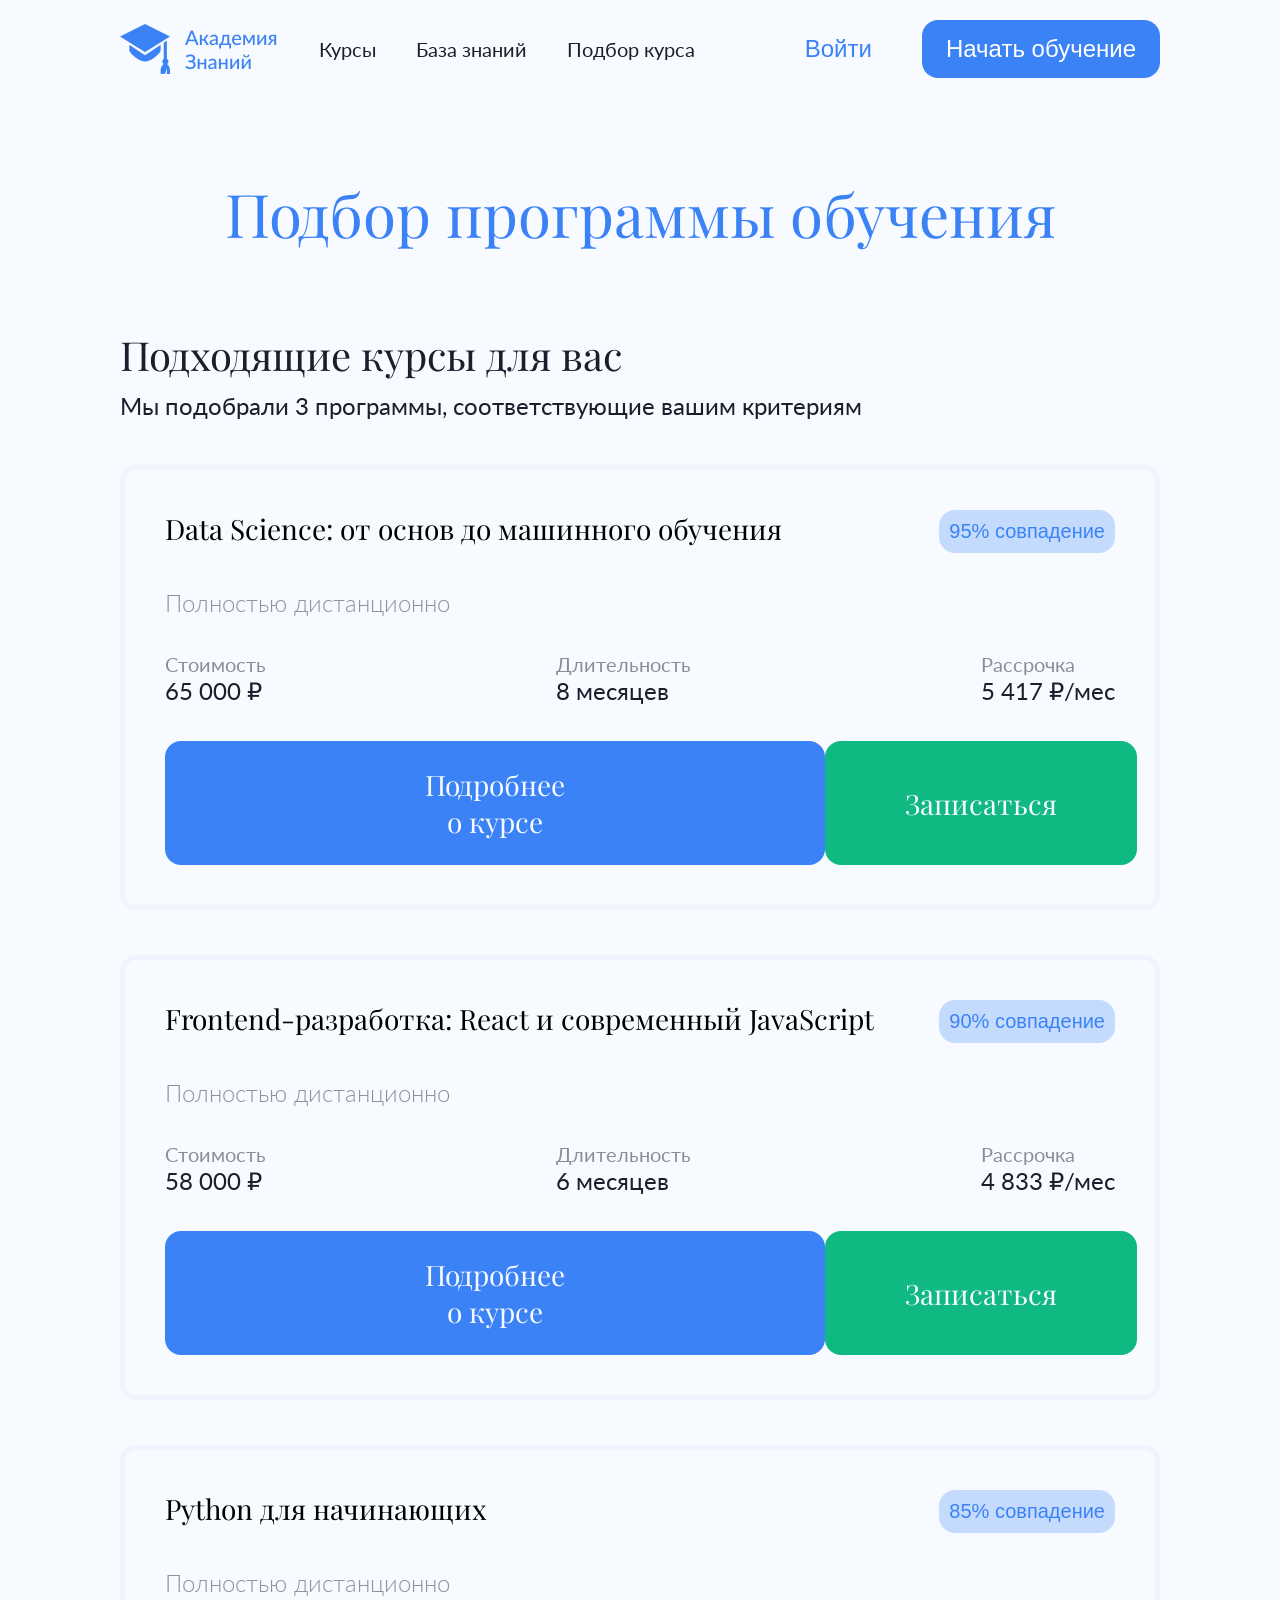
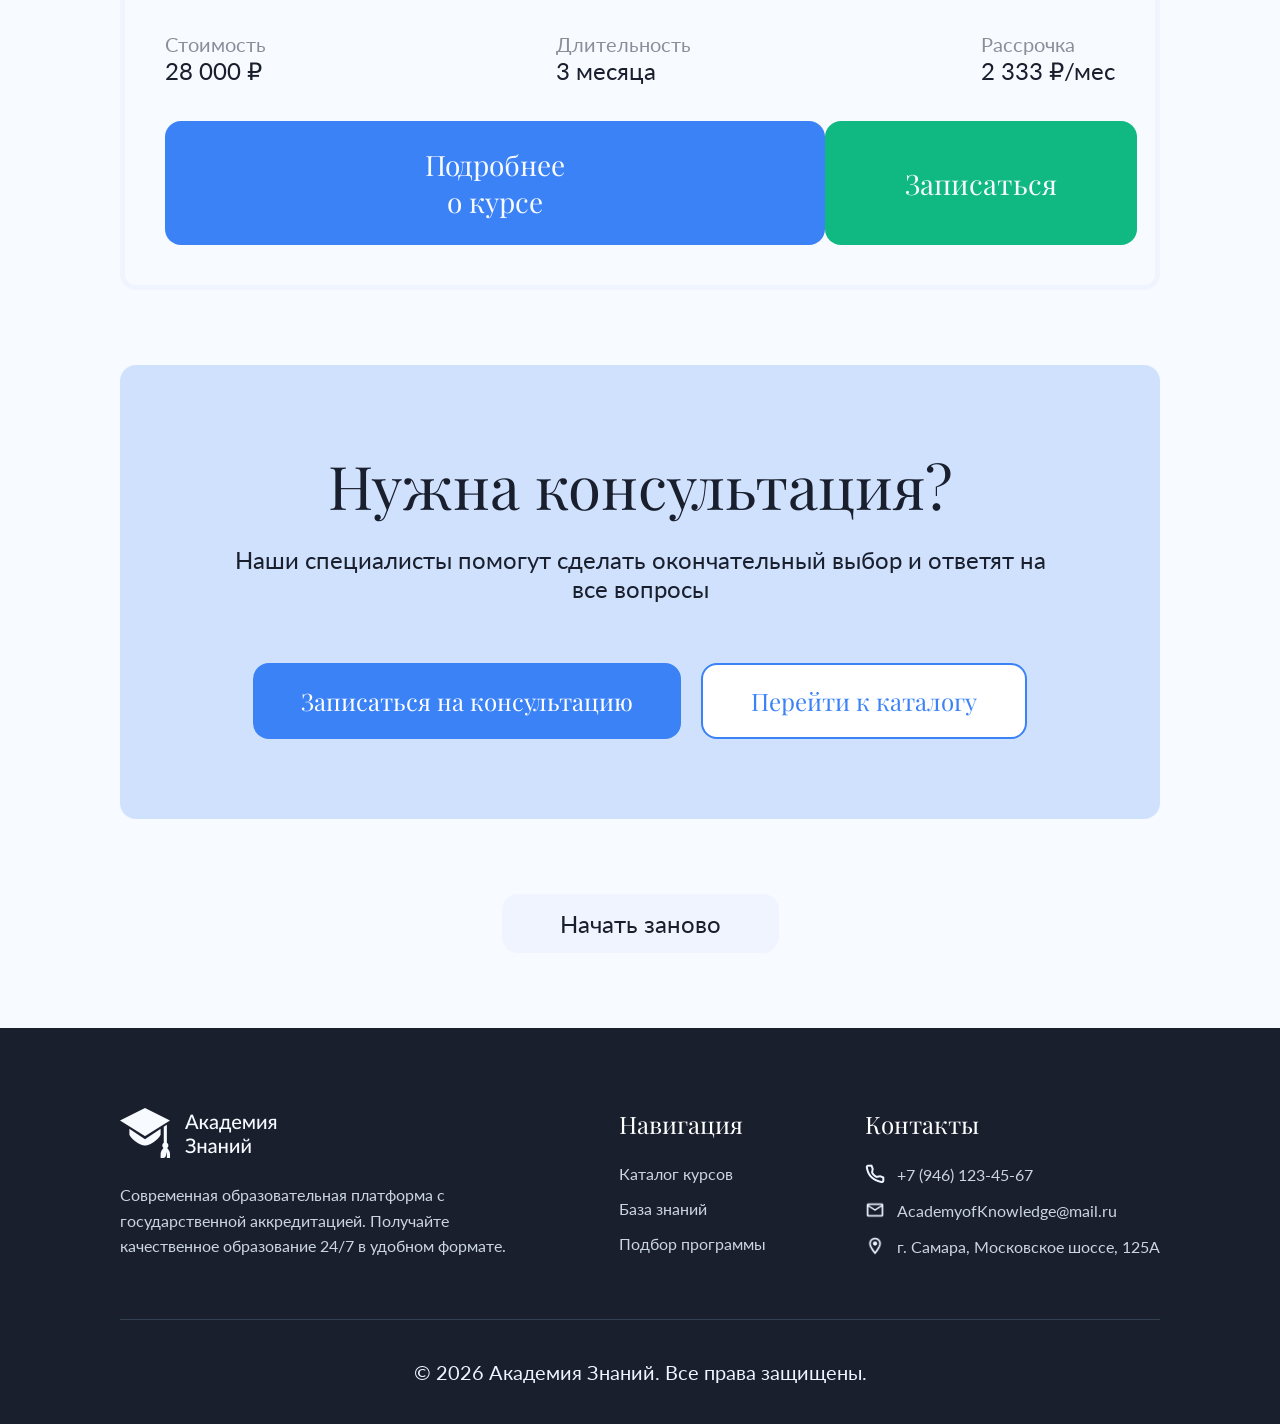
<file: agency (result).html>
<!DOCTYPE html>
<html lang="en">
<head>
    <meta charset="UTF-8">
    <meta name="viewport" content="width=device-width, initial-scale=1.0">
    <title>Document</title>
    <link rel="stylesheet" href="style/agency (result).css">
    <link rel="preconnect" href="https://fonts.googleapis.com">
    <link rel="preconnect" href="https://fonts.gstatic.com" crossorigin>
    <link href="https://fonts.googleapis.com/css2?family=Lato:ital,wght@0,100;0,300;0,400;0,700;0,900;1,100;1,300;1,400;1,700;1,900&family=Playfair+Display:ital,wght@0,400..900;1,400..900&display=swap" rel="stylesheet">
</head>
<body>
    <!--------------------------- ХЕДЕР ------------------------------->
    <div class="heder">
        <img src="img/logo.png" height="50">
        <div class="navblock">
            <div class="linkblock">
                <a href="course catalog.html">Курсы</a>
                <a href="knowledge base.html">База знаний</a>
                <a href="agency (result).html">Подбор курса</a>
            </div>

            <div class="buttonblock">
                <button class="linkbuton1">Войти</button>
                <button class="linkbuton2">Начать обучение</button>
            </div>
        </div>
    </div>
    <!-----------------------------КОНТЕНТ----------------------------------->
    <div class="content">
        <h1>Подбор программы обучения</h1>
        <div class="contentprog">
            <div class="proghead">
                <h3>Подходящие курсы для вас</h3>
                <h4>Мы подобрали 3 программы, соответствующие вашим критериям</h4>
            </div>
            <div class="prog">
                <div class="progran">
                    <div class="progname">
                        <h3>Data Science: от основ до машинного обучения</h3>
                        <button class="progbutton">95% совпадение</button>
                    </div>
                    <h5>Полностью дистанционно</h5>
                    <div class="progsale">
                        <div class="sale">
                            <p>Стоимость</p>
                            <h4>65 000 ₽</h4>
                        </div>
                        <div class="sale">
                            <p>Длительность</p>
                            <h4>8 месяцев</h4>
                        </div>
                        <div class="sale">
                            <p>Рассрочка</p>
                            <h4>5 417 ₽/мес</h4>
                        </div>
                    </div>
                    <div class="buttoncontainer">
                        <button class="button1">Подробнее о курсе</button>
                        <button class="button2">Записаться</button>
                    </div>
                </div>
                <div class="progran">
                    <div class="progname">
                        <h3>Frontend-разработка: React и современный JavaScript</h3>
                        <button class="progbutton">90% совпадение</button>
                    </div>
                    <h5>Полностью дистанционно</h5>
                    <div class="progsale">
                        <div class="sale">
                            <p>Стоимость</p>
                            <h4>58 000 ₽</h4>
                        </div>
                        <div class="sale">
                            <p>Длительность</p>
                            <h4>6 месяцев</h4>
                        </div>
                        <div class="sale">
                            <p>Рассрочка</p>
                            <h4>4 833 ₽/мес</h4>
                        </div>
                    </div>
                    <div class="buttoncontainer">
                        <button class="button1">Подробнее о курсе</button>
                        <button class="button2">Записаться</button>
                    </div>
                </div>
                <div class="progran">
                    <div class="progname">
                        <h3>Python для начинающих</h3>
                        <button class="progbutton">85% совпадение</button>
                    </div>
                    <h5>Полностью дистанционно</h5>
                    <div class="progsale">
                        <div class="sale">
                            <p>Стоимость</p>
                            <h4>28 000 ₽</h4>
                        </div>
                        <div class="sale">
                            <p>Длительность</p>
                            <h4>3 месяца</h4>
                        </div>
                        <div class="sale">
                            <p>Рассрочка</p>
                            <h4>2 333 ₽/мес</h4>
                        </div>
                    </div>
                    <div class="buttoncontainer">
                        <button class="button1">Подробнее о курсе</button>
                        <button class="button2">Записаться</button>
                    </div>
                </div>
            </div>
        </div>
    </div>
    <!-------------------------------------------------БЛОК КОНСУЛЬТАЦИИ------------------------------------------------->
    <div class="consultation">
        <div class="consultationcontent">
            <h1>Нужна консультация?</h1>
            <p>Наши специалисты помогут сделать окончательный выбор и ответят на все вопросы</p>
            <div class="consultation-buttons">
                <button class="btn-primary">Записаться на консультацию</button>
                <button class="btn-secondary">Перейти к каталогу</button>
            </div>
        </div>
    </div>
    <!-------------------------------------------------КАКАЯТО СТРАННАЯ КНОПОЧКА------------------------------------------------->
    <div class="strangebutton">
        <button class="strangeebutton">Начать заново</button>
    </div>
    <!----------------------------------ФУТЕР------------------------------>
    <div class="footer">
        <div class="footercontent">
            <div class="footerbrand">
                <div class="footerlogo">
                    <img src="img/Лого.png" alt="" width="182px" height="50px">
                </div>
                <p class="footerdesc">Современная образовательная платформа с государственной аккредитацией. Получайте качественное образование 24/7 в удобном формате.</p>
            </div>

            <div class="footer-nav">
                <h2>Навигация</h2>
                <div class="footer-links">
                    <a href="#">Каталог курсов</a>
                    <a href="#">База знаний</a>
                    <a href="#">Подбор программы</a>
                </div>
            </div>

            <div class="footercontacts">
                <h2>Контакты</h2>
                <div class="contactlist">
                    <div class="contactitem">
                        <img src="img/iconoir_phone.png" alt="" width="20px" height="20px">
                        <span>+7 (946) 123-45-67</span>
                    </div>
                    <div class="contactitem">
                        <img src="img/material-symbols_mail-outline-rounded.png" alt="" width="20px" height="20px">
                        <span>AcademyofKnowledge@mail.ru</span>
                    </div>
                    <div class="contactitem">
                        <img src="img/mdi_address-marker-outline.png" alt="" width="20px" height="20px">
                        <span>г. Самара, Московское шоссе, 125А</span>
                    </div>
                </div>
            </div>
        </div>
        <div class="footerbottom">
            <div class="divider"></div>
            <p>© 2026 Академия Знаний. Все права защищены.</p>
        </div>
    </div>
</body>
</html>
</file>
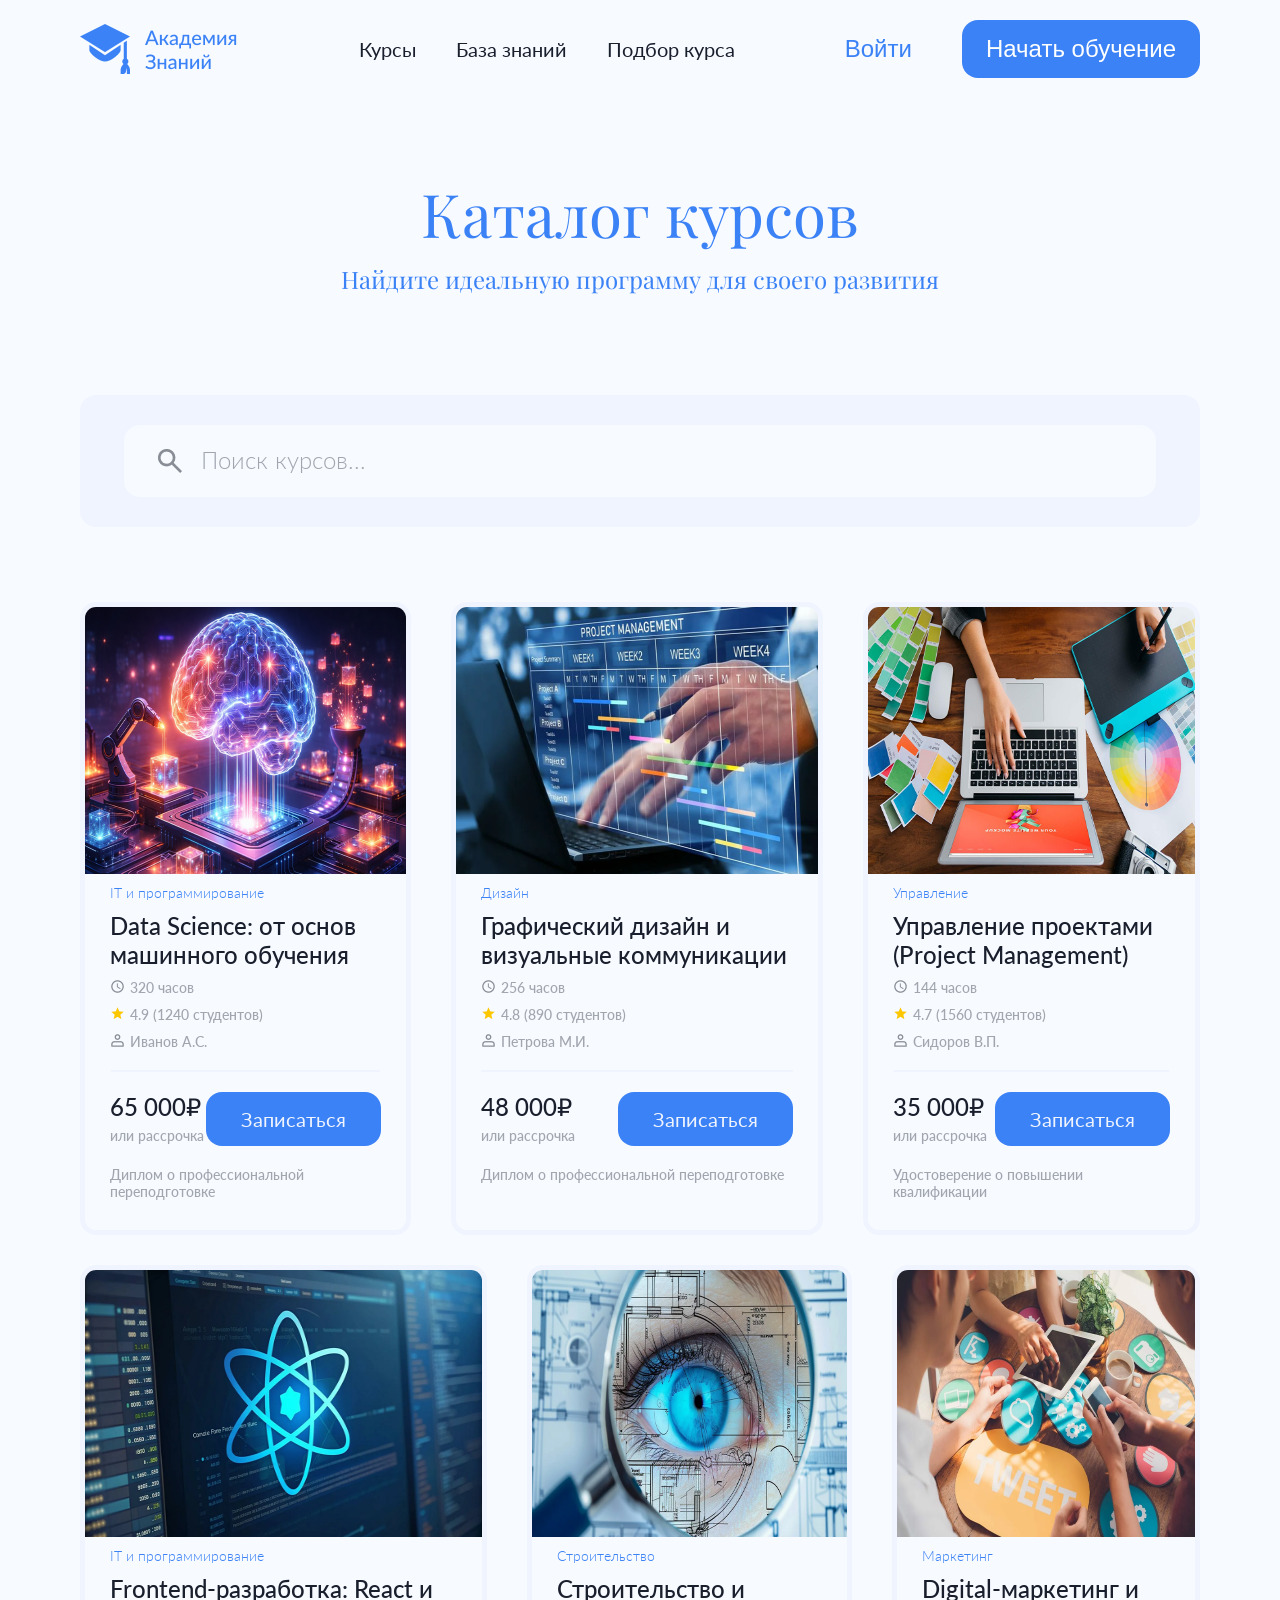
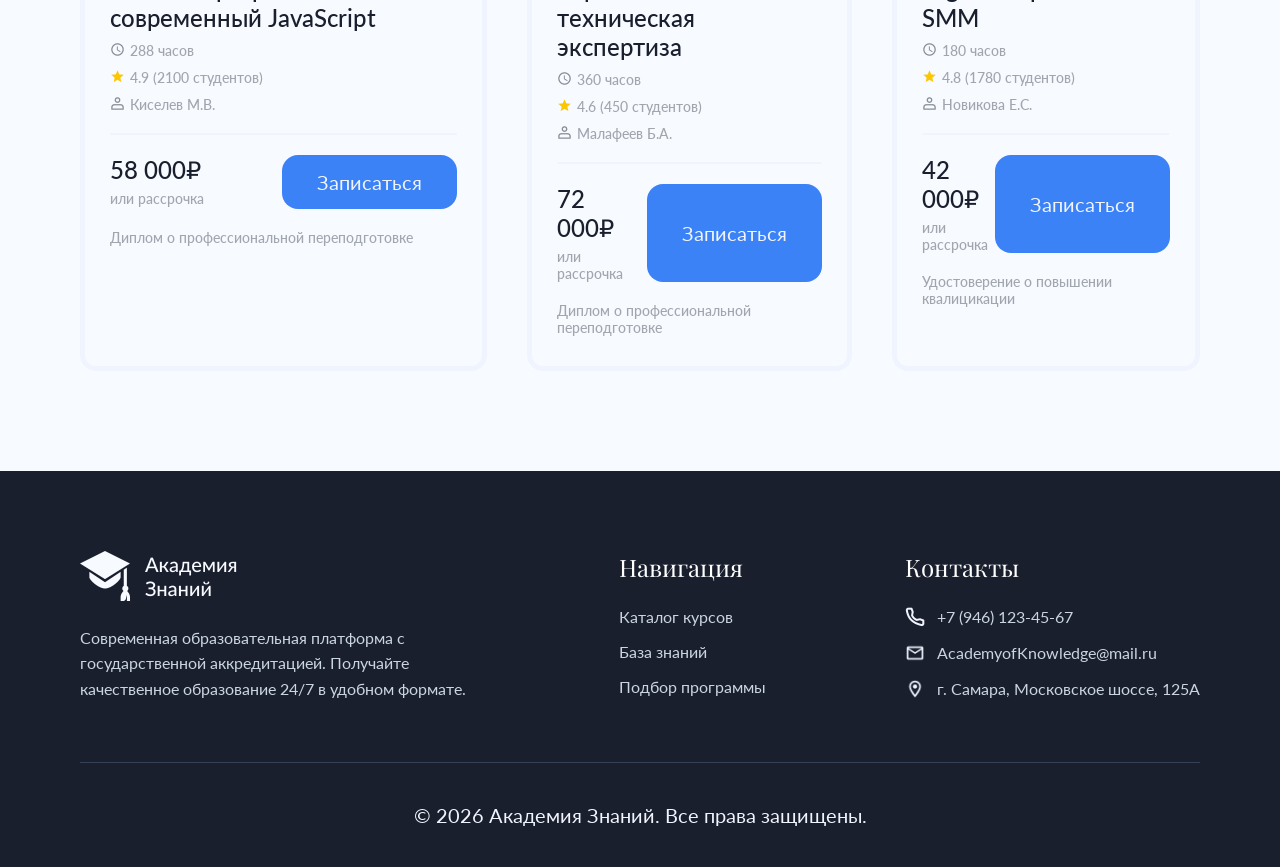
<file: course catalog.html>
<!DOCTYPE html>
<html lang="en">
<head>
<meta name="viewport" content="width=device-width, initial-scale=1.0">
    <title>Document</title>
    <link rel="stylesheet" href="style/course catalog.css">
    <link rel="preconnect" href="https://fonts.googleapis.com">
    <link rel="preconnect" href="https://fonts.gstatic.com" crossorigin>
    <link href="https://fonts.googleapis.com/css2?family=Lato:ital,wght@0,100;0,300;0,400;0,700;0,900;1,100;1,300;1,400;1,700;1,900&family=Playfair+Display:ital,wght@0,400..900;1,400..900&display=swap" rel="stylesheet">
</head>
<body>
    <!--------------------------- ХЕДЕР ------------------------------->
    <div class="heder">
        <img src="img/logo.png" height="50">

        <div class="navblock">
            <div class="linkblock">
                <a href="course catalog.html">Курсы</a>
                <a href="knowledge base.html">База знаний</a>
                <a href="agency (result).html">Подбор курса</a>
            </div>

            <div class="buttonblock">
                <button class="linkbuton1">Войти</button>
                <button class="linkbuton2">Начать обучение</button>
            </div>
        </div>
    </div>
        <!------------------------------------КОНТЕНТ------------------------------------>
    <div class="bodycontainer">
        <div class="head">
            <h1>Каталог курсов</h1>
            <h2>Найдите идеальную программу для своего развития</h2>
        </div>
            <div class="content">
                <div class="searchcontainer">
                    <div class="search">
                        <img src="img/material-symbols_search.png" alt="поиск">
                        <h1>Поиск курсов...</h1>
                    </div>
                </div>
                <div class="gridcoure">
                    <div class="grid">
                        <div class="course">
                            <div class="image">
                                <img src="img/1фотка.png" alt=""></div>
                            <div class="textcource">
                                <div class="text">
                                    <p>IT и программирование</p>
                                    <h1>Data Science: от основ машинного обучения</h1>
                                    <div class="time"><img src="img/ic_outline-watch-later.png" alt="" width="15px" height="15px"><p>320 часов</p></div>
                                    <div class="stars"><img src="img/material-symbols_star.png" alt="" width="15px" height="15px"><p>4.9 (1240 студентов)</p></div>
                                    <div class="profil"><img src="img/icon-park-outline_people.png" alt="" width="15px" height="15px"><p>Иванов А.С.</p></div>
                                </div>
                                <img src="img/Line 2.svg" alt="">
                                <div class="buttoncontainer">
                                    <div class="textcontainer">
                                        <h1>65 000₽</h1>
                                        <h3>или рассрочка</h3>
                                    </div>
                                    <a class="button" href="course.html">Записаться</a>
                                </div>
                                <h1>Диплом о профессиональной переподготовке</h1>
                            </div>
                        </div>
                        <div class="course">
                            <div class="image">
                                <img src="img/2фотка.png" alt=""></div>
                            <div class="textcource">
                                <div class="text">
                                    <p>Дизайн</p>
                                    <h1>Графический дизайн и визуальные коммуникации</h1>
                                    <div class="time"><img src="img/ic_outline-watch-later.png" alt="" width="15px" height="15px"><p>256 часов</p></div>
                                    <div class="stars"><img src="img/material-symbols_star.png" alt="" width="15px" height="15px"><p>4.8 (890 студентов)</p></div>
                                    <div class="profil"><img src="img/icon-park-outline_people.png" alt="" width="15px" height="15px"><p>Петрова М.И.</p></div>
                                </div>
                                <img src="img/Line 2.svg" alt="">
                                <div class="buttoncontainer">
                                    <div class="textcontainer">
                                        <h1>48 000₽</h1>
                                        <h3>или рассрочка</h3>
                                    </div>
                                    <button class="button">Записаться</button>
                                </div>
                                <h1>Диплом о профессиональной переподготовке</h1>
                            </div>
                        </div>
                        <div class="course">
                            <div class="image">
                                <img src="img/3фотка.png" alt=""></div>
                            <div class="textcource">
                                <div class="text">
                                    <p>Управление</p>
                                    <h1>Управление проектами (Project Management)</h1>
                                    <div class="time"><img src="img/ic_outline-watch-later.png" alt="" width="15px" height="15px"><p>144 часов</p></div>
                                    <div class="stars"><img src="img/material-symbols_star.png" alt="" width="15px" height="15px"><p>4.7 (1560 студентов)</p></div>
                                    <div class="profil"><img src="img/icon-park-outline_people.png" alt="" width="15px" height="15px"><p>Сидоров В.П.</p></div>
                                </div>
                                <img src="img/Line 2.svg" alt="">
                                <div class="buttoncontainer">
                                    <div class="textcontainer">
                                        <h1>35 000₽</h1>
                                        <h3>или рассрочка</h3>
                                    </div>
                                    <button class="button">Записаться</button>
                                </div>
                                <h1>Удостоверение о повышении квалификации</h1>
                            </div>
                        </div>
                    </div>
                    <div class="grid">
                        <div class="course">
                            <div class="image">
                                <img src="img/4фотка.png" alt=""></div>
                            <div class="textcource">
                                <div class="text">
                                    <p>IT и программирование</p>
                                    <h1>Frontend-разработка: React и современный JavaScript</h1>
                                    <div class="time"><img src="img/ic_outline-watch-later.png" alt="" width="15px" height="15px"><p>288 часов</p></div>
                                    <div class="stars"><img src="img/material-symbols_star.png" alt="" width="15px" height="15px"><p>4.9 (2100 студентов)</p></div>
                                    <div class="profil"><img src="img/icon-park-outline_people.png" alt="" width="15px" height="15px"><p>Киселев М.В.</p></div>
                                </div>
                                <img src="img/Line 2.svg" alt="">
                                <div class="buttoncontainer">
                                    <div class="textcontainer">
                                        <h1>58 000₽</h1>
                                        <h3>или рассрочка</h3>
                                    </div>
                                    <button class="button">Записаться</button>
                                </div>
                                <h1>Диплом о профессиональной переподготовке</h1>
                            </div>
                        </div>
                        <div class="course">
                            <div class="image">
                                <img src="img/5фотка.png" alt=""></div>
                            <div class="textcource">
                                <div class="text">
                                    <p>Строительство</p>
                                    <h1>Строительство и техническая экспертиза</h1>
                                    <div class="time"><img src="img/ic_outline-watch-later.png" alt="" width="15px" height="15px"><p>360 часов</p></div>
                                    <div class="stars"><img src="img/material-symbols_star.png" alt="" width="15px" height="15px"><p>4.6 (450 студентов)</p></div>
                                    <div class="profil"><img src="img/icon-park-outline_people.png" alt="" width="15px" height="15px"><p>Малафеев Б.А.</p></div>
                                </div>
                                <img src="img/Line 2.svg" alt="">
                                <div class="buttoncontainer">
                                    <div class="textcontainer">
                                        <h1>72 000₽</h1>
                                        <h3>или рассрочка</h3>
                                    </div>
                                    <button class="button">Записаться</button>
                                </div>
                                <h1>Диплом о профессиональной переподготовке</h1>
                            </div>
                        </div>
                        <div class="course">
                            <div class="image">
                                <img src="img/6фотка.png" alt=""></div>
                            <div class="textcource">
                                <div class="text">
                                    <p>Маркетинг</p>
                                    <h1>Digital-маркетинг и SMM</h1>
                                    <div class="time"><img src="img/ic_outline-watch-later.png" alt="" width="15px" height="15px"><p>180 часов</p></div>
                                    <div class="stars"><img src="img/material-symbols_star.png" alt="" width="15px" height="15px"><p>4.8 (1780 студентов)</p></div>
                                    <div class="profil"><img src="img/icon-park-outline_people.png" alt="" width="15px" height="15px"><p>Новикова Е.С.</p></div>
                                </div>
                                <img src="img/Line 2.svg" alt="">
                                <div class="buttoncontainer">
                                    <div class="textcontainer">
                                        <h1>42 000₽</h1>
                                        <h3>или рассрочка</h3>
                                    </div>
                                    <button class="button">Записаться</button>
                                </div>
                                <h1>Удостоверение о повышении квалицикации</h1>
                            </div>
                        </div>
                    </div>
                </div>
            </div>
        </div>
     <!----------------------------------ФУТЕР------------------------------>
    <div class="footer">
        <div class="footer-content">
            <div class="footer-brand">
                <div class="footer-logo">
                    <img src="img/Лого.png" alt="" width="182px" height="50px">
                </div>
                <p class="footer-desc">Современная образовательная платформа с государственной аккредитацией. Получайте качественное образование 24/7 в удобном формате.</p>
            </div>

            <div class="footer-nav">
                <h2>Навигация</h2>
                <div class="footer-links">
                    <a href="#">Каталог курсов</a>
                    <a href="#">База знаний</a>
                    <a href="#">Подбор программы</a>
                </div>
            </div>

            <div class="footer-contacts">
                <h2>Контакты</h2>
                <div class="contact-list">
                    <div class="contact-item">
                        <img src="img/iconoir_phone.png" alt="" width="20px" height="20px">
                        <span>+7 (946) 123-45-67</span>
                    </div>
                    <div class="contact-item">
                        <img src="img/material-symbols_mail-outline-rounded.png" alt="" width="20px" height="20px">
                        <span>AcademyofKnowledge@mail.ru</span>
                    </div>
                    <div class="contact-item">
                        <img src="img/mdi_address-marker-outline.png" alt="" width="20px" height="20px">
                        <span>г. Самара, Московское шоссе, 125А</span>
                    </div>
                </div>
            </div>
        </div>
        <div class="footer-bottom">
            <div class="divider"></div>
            <p>© 2026 Академия Знаний. Все права защищены.</p>
        </div>
    </div>
</body>
</html>
</file>
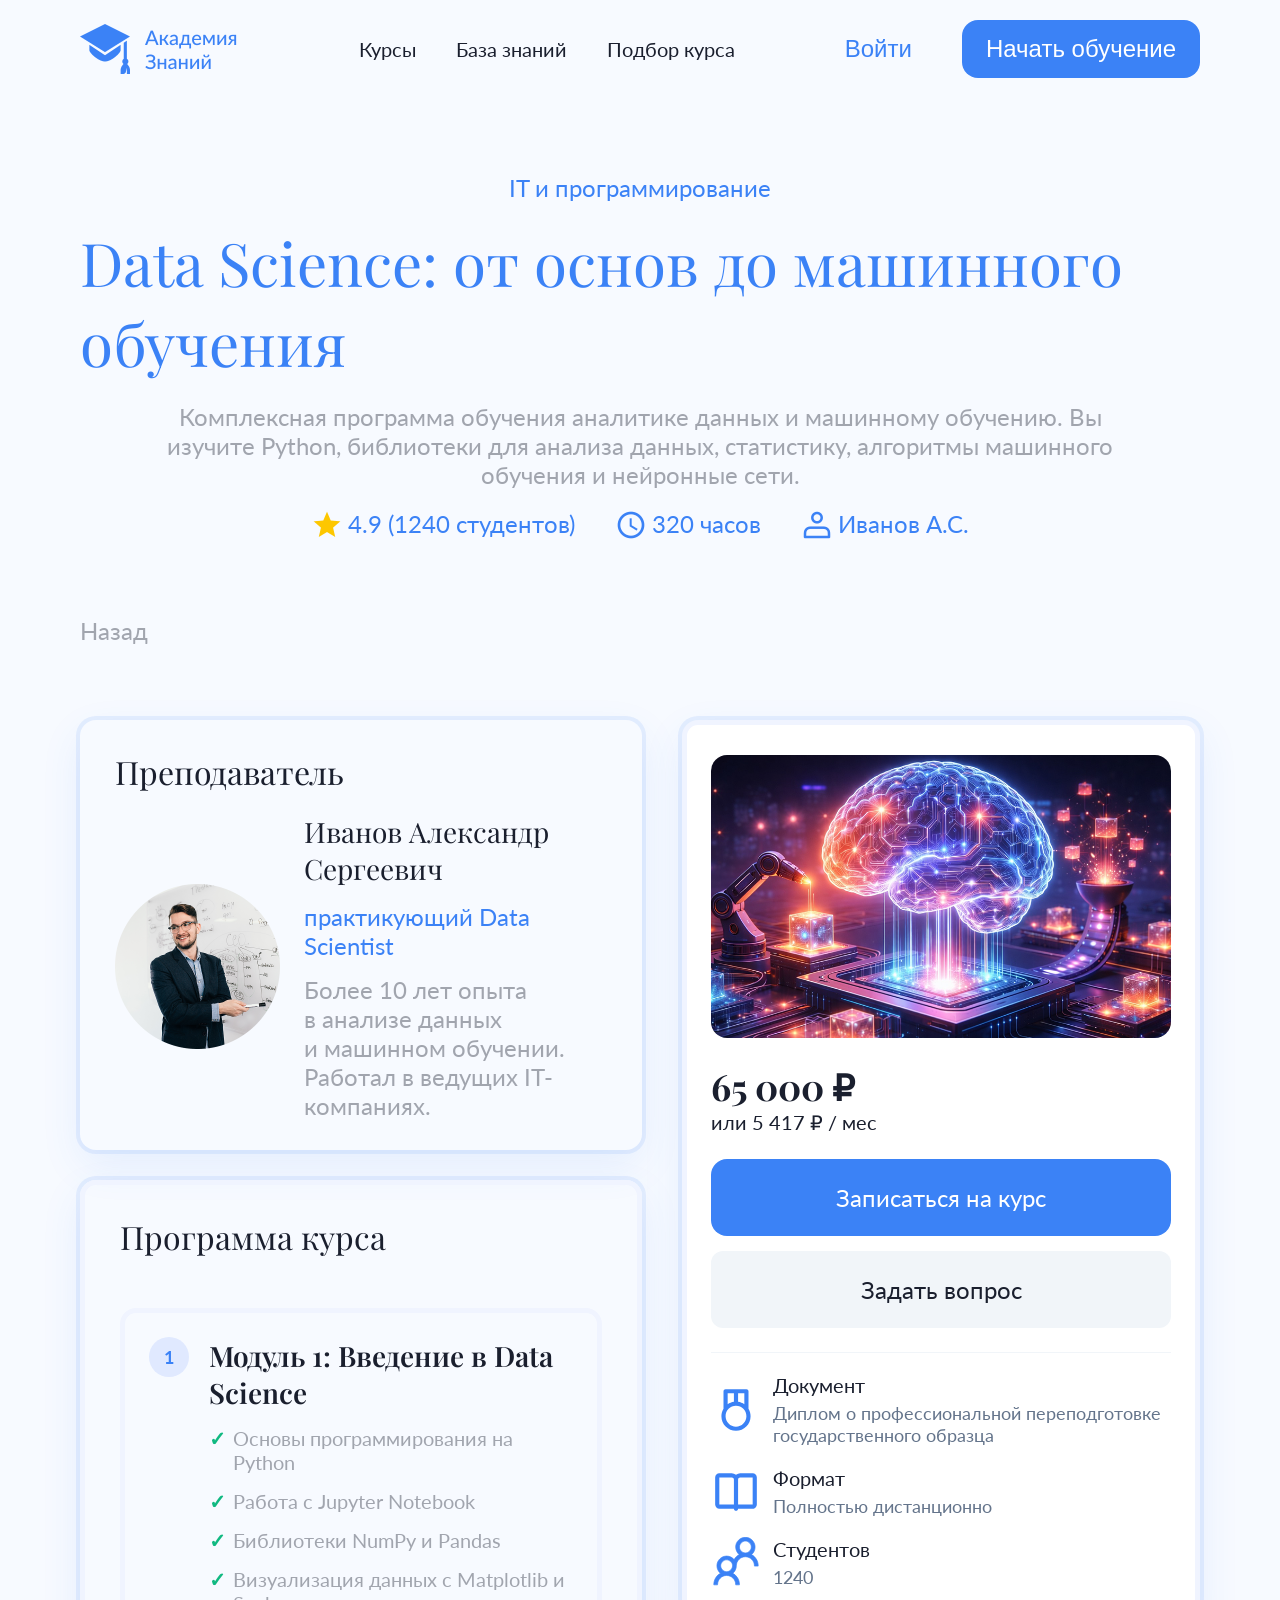
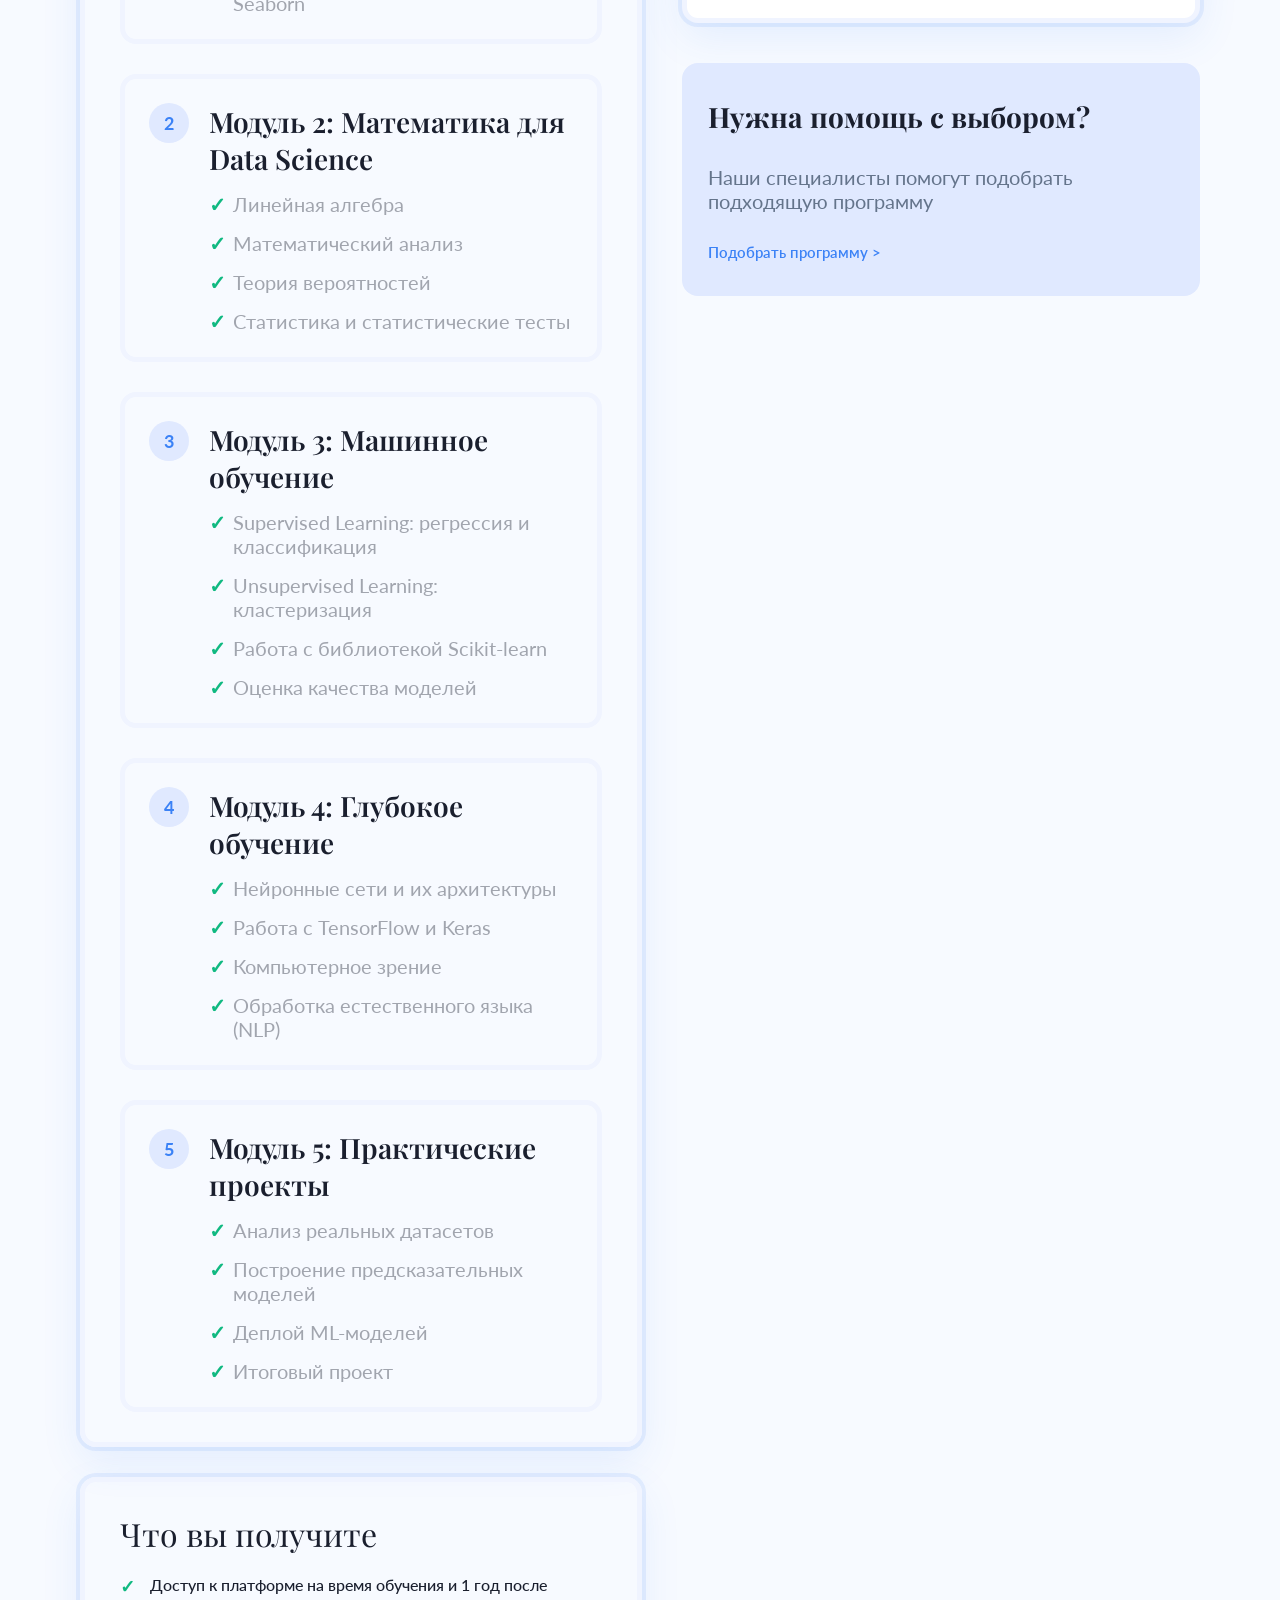
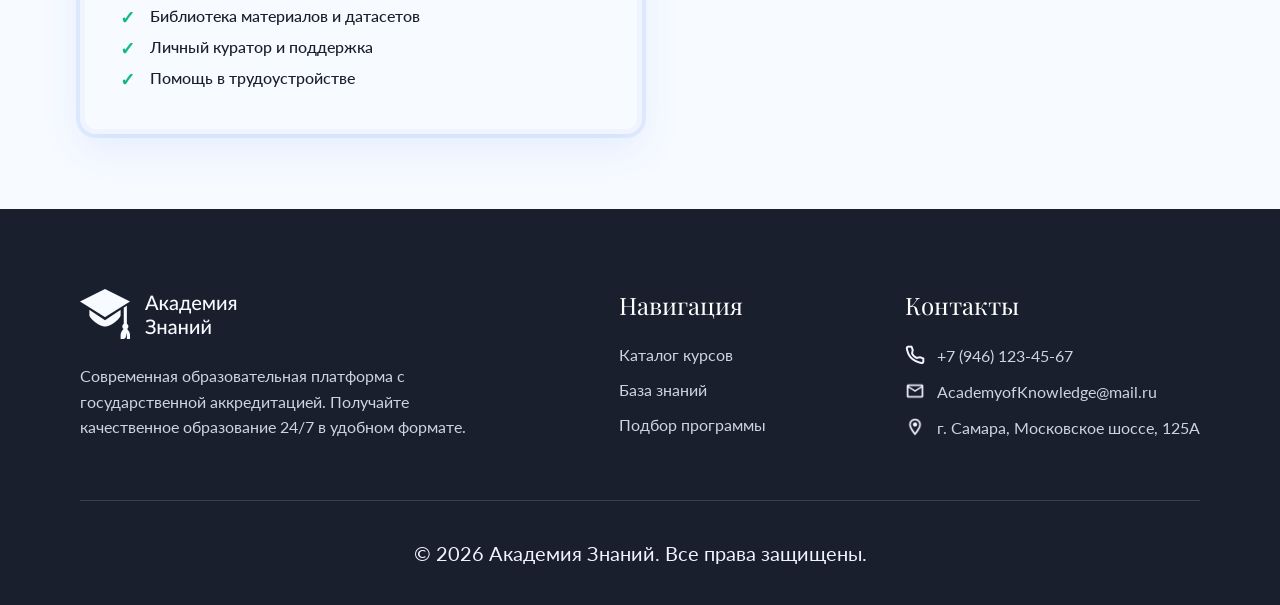
<file: course.html>
<!DOCTYPE html>
<html lang="en">
<head>
    <title>Document</title>
    <link rel="stylesheet" href="style/course.css">
    <link rel="preconnect" href="https://fonts.googleapis.com">
    <link rel="preconnect" href="https://fonts.gstatic.com" crossorigin>
    <link href="https://fonts.googleapis.com/css2?family=Lato:ital,wght@0,100;0,300;0,400;0,700;0,900;1,100;1,300;1,400;1,700;1,900&family=Playfair+Display:ital,wght@0,400..900;1,400..900&display=swap" rel="stylesheet">
</head>
<body>
<!--------------------------- ХЕДЕР ------------------------------->
    <div class="heder">
        <img src="img/logo.png" height="50">

        <div class="navblock">
            <div class="linkblock">
                <a href="course catalog.html">Курсы</a>
                <a href="knowledge base.html">База знаний</a>
                <a href="agency (result).html">Подбор курса</a>
            </div>

            <div class="buttonblock">
                <button class="linkbuton1">Войти</button>
                <button class="linkbuton2">Начать обучение</button>
            </div>
        </div>
    </div>
<!---------------------------НАЗВАНИЕ---------------------------->
    <div class="namehead">
        <h3>IT и программирование</h3>
        <h1>Data Science: от основ до машинного обучения</h1>
        <p>Комплексная программа обучения аналитике данных и машинному обучению. Вы изучите Python, библиотеки для анализа данных, статистику, алгоритмы машинного обучения и нейронные сети.</p>
        <div class="navhead">
            <div class="socket">
                <img src="img/star.png" alt="" width="32px" height="32px">
                <h1>4.9 (1240 студентов)</h1>
            </div>
            <div class="socket">
                <img src="img/clock.png" alt="" width="32px" height="32px">
                <h1>320 часов</h1>
            </div>
            <div class="socket">
                <img src="img/profil.png" alt="" width="32px" height="32px">
                <h1>Иванов А.С.</h1>
            </div>
        </div>
    </div>
    <!-----------НАЗАД----------->
    <div class="back">
        <a href="course catalog.html">Назад</a>
    </div>
<!---------------------------КОНТЕНТ---------------------------->
    <div class="maincontent">
        <div class="prepod_program_content">
            <div class="prepod">
                <h1>Преподаватель</h1>
                <div class="info_content">
                    <img src="img/imgg.png" alt="" width="165px" height="165px">
                    <div class="textcontainer">
                        <h1>Иванов Александр Сергеевич</h1>
                        <h2>практикующий Data Scientist</h2>
                        <h3>Более 10 лет опыта в анализе данных и машинном обучении. Работал в ведущих IT-компаниях.</h3>
                    </div>
                </div>
            </div>
            <div class="program">
                <h1>Программа курса</h1>
                <!-- Модуль 1 -->
                <div class="modulcard">
                    <div class="modulnum">1</div>
                    <div class="modulcontent">
                        <h3>Модуль 1: Введение в Data Science</h3>
                        <p>Основы программирования на Python</p>
                        <p>Работа с Jupyter Notebook</p>
                        <p>Библиотеки NumPy и Pandas</p>
                        <p>Визуализация данных с Matplotlib и Seaborn</p>
                    </div>
                </div>

                <!-- Модуль 2 -->
                <div class="modulcard">
                    <div class="modulnum">2</div>
                    <div class="modulcontent">
                        <h3>Модуль 2: Математика для Data Science</h3>
                        <p>Линейная алгебра</p>
                        <p>Математический анализ</p>
                        <p>Теория вероятностей</p>
                        <p>Статистика и статистические тесты</p>
                    </div>
                </div>

                <!-- Модуль 3 -->
                <div class="modulcard">
                    <div class="modulnum">3</div>
                    <div class="modulcontent">
                        <h3>Модуль 3: Машинное обучение</h3>
                        <p>Supervised Learning: регрессия и классификация</p>
                        <p>Unsupervised Learning: кластеризация</p>
                        <p>Работа с библиотекой Scikit-learn</p>
                        <p>Оценка качества моделей</p>
                    </div>
                </div>

                <!-- Модуль 4 -->
                <div class="modulcard">
                    <div class="modulnum">4</div>
                    <div class="modulcontent">
                        <h3>Модуль 4: Глубокое обучение</h3>
                        <p>Нейронные сети и их архитектуры</p>
                        <p>Работа с TensorFlow и Keras</p>
                        <p>Компьютерное зрение</p>
                        <p>Обработка естественного языка (NLP)</p>
                    </div>
                </div>

                <!-- Модуль 5 -->
                <div class="modulcard">
                    <div class="modulnum">5</div>
                    <div class="modulcontent">
                        <h3>Модуль 5: Практические проекты</h3>
                        <p>Анализ реальных датасетов</p>
                        <p>Построение предсказательных моделей</p>
                        <p>Деплой ML-моделей</p>
                        <p>Итоговый проект</p>
                    </div>
                </div>
            </div>
            <div class="chtoyougetblock">
                <h2>Что вы получите</h2>
                <p>Доступ к платформе на время обучения и 1 год после</p>
                <p>Библиотека материалов и датасетов</p>
                <p>Личный куратор и поддержка</p>
                <p>Помощь в трудоустройстве</p>
            </div>
        </div>

        <div class="price">
            <div class="panel">
                <img src="img/1фотка.png" alt="Course Image" class="course_preview_img">
                
                <div class="priceblock">
                    <span class="mainprice">65 000 ₽</span>
                    <span class="subprice">или 5 417 ₽ / мес</span>
                </div>
                <div class="btncontainer">
                    <button class="btn_zapis">Записаться на курс</button>
                    <button class="btn_question">Задать вопрос</button>
                </div>

                <div class="info_list">
                    <div class="info_row">
                        <img src="img/boxicons_medal.svg" alt="">
                        <div>
                            <h1>Документ</h1>
                            <p>Диплом о профессиональной переподготовке государственного образца</p>
                        </div>
                    </div>
                    <div class="info_row">
                        <img src="img/mingcute_book-line.svg" alt="">
                        <div>
                            <h1>Формат</h1>
                            <p>Полностью дистанционно</p>
                        </div>
                    </div>
                    <div class="info_row">
                        <img src="img/fluent-mdl2_people.svg" alt="">
                        <div>
                            <h1>Студентов</h1>
                            <p>1240</p>
                        </div>
                    </div>
                </div>
            </div>
            
                <div class="helpblock">
                    <h3>Нужна помощь с выбором?</h3>
                    <p>Наши специалисты помогут подобрать подходящую программу</p>
                    <a href="#" class="help_link">Подобрать программу ></a>
                </div>
        </div>
    </div>
<!----------------------------------ФУТЕР------------------------------>
    <div class="footer">
        <div class="footer-content">
            <div class="footer-brand">
                <div class="footer-logo">
                    <img src="img/Лого.png" alt="" width="182px" height="50px">
                </div>
                <p class="footer-desc">Современная образовательная платформа с государственной аккредитацией. Получайте качественное образование 24/7 в удобном формате.</p>
            </div>

            <div class="footer-nav">
                <h2>Навигация</h2>
                <div class="footer-links">
                    <a href="#">Каталог курсов</a>
                    <a href="#">База знаний</a>
                    <a href="#">Подбор программы</a>
                </div>
            </div>

            <div class="footer-contacts">
                <h2>Контакты</h2>
                <div class="contact-list">
                    <div class="contact-item">
                        <img src="img/iconoir_phone.png" alt="" width="20px" height="20px">
                        <span>+7 (946) 123-45-67</span>
                    </div>
                    <div class="contact-item">
                        <img src="img/material-symbols_mail-outline-rounded.png" alt="" width="20px" height="20px">
                        <span>AcademyofKnowledge@mail.ru</span>
                    </div>
                    <div class="contact-item">
                        <img src="img/mdi_address-marker-outline.png" alt="" width="20px" height="20px">
                        <span>г. Самара, Московское шоссе, 125А</span>
                    </div>
                </div>
            </div>
        </div>
        <div class="footer-bottom">
            <div class="divider"></div>
            <p>© 2026 Академия Знаний. Все права защищены.</p>
        </div>
    </div>
</body>
</html>
</file>
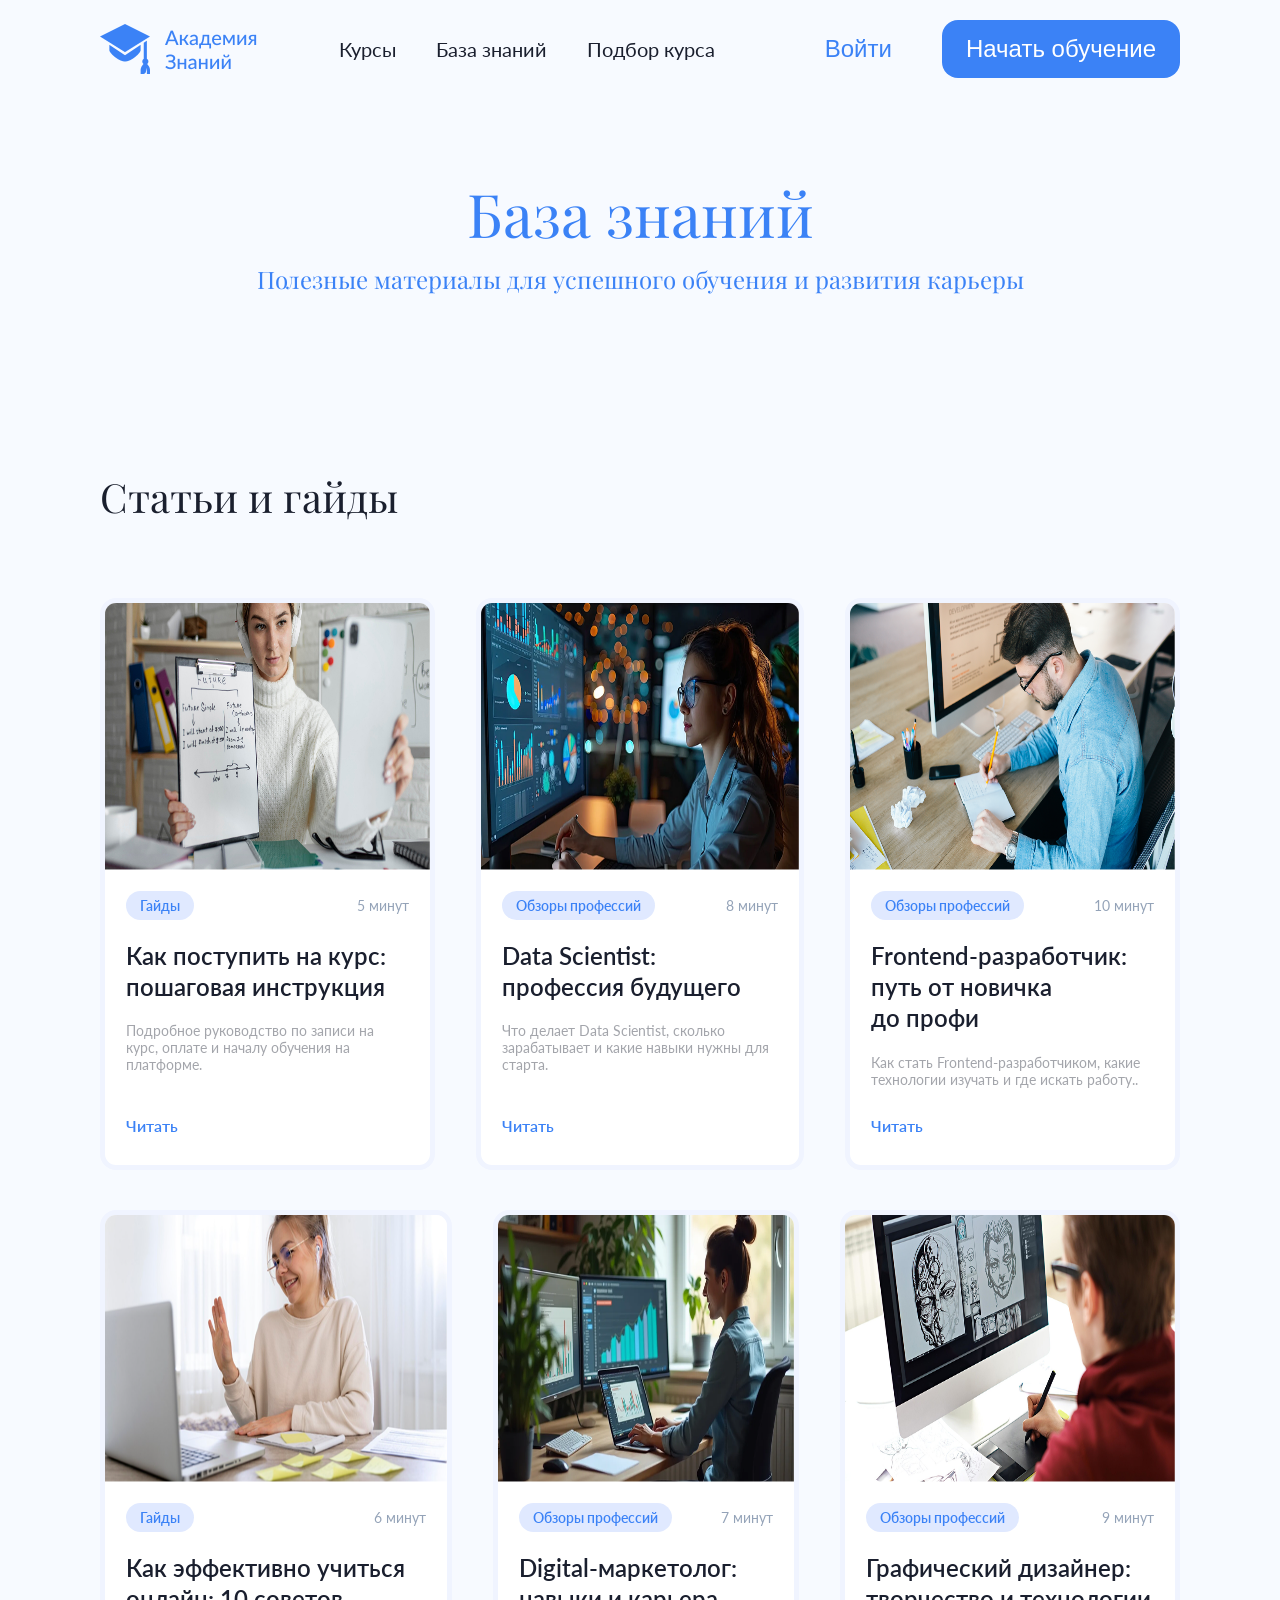
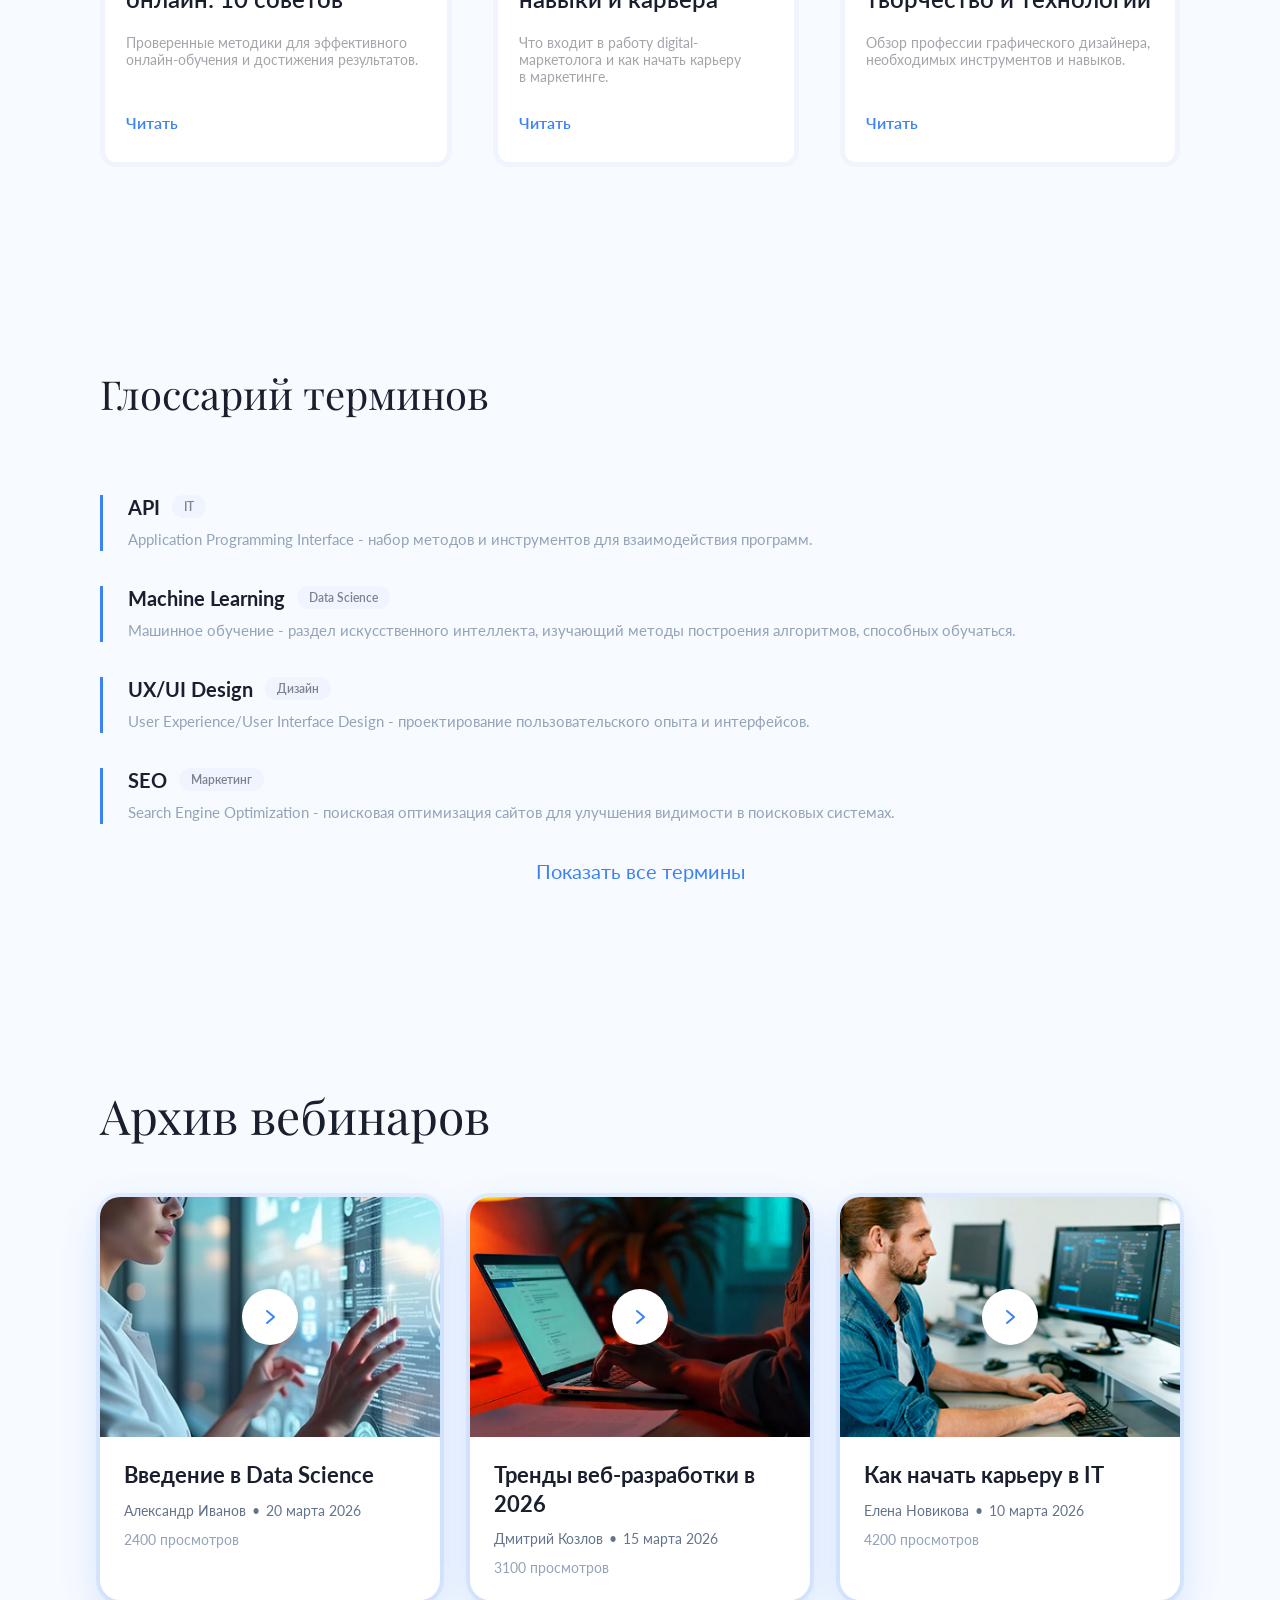
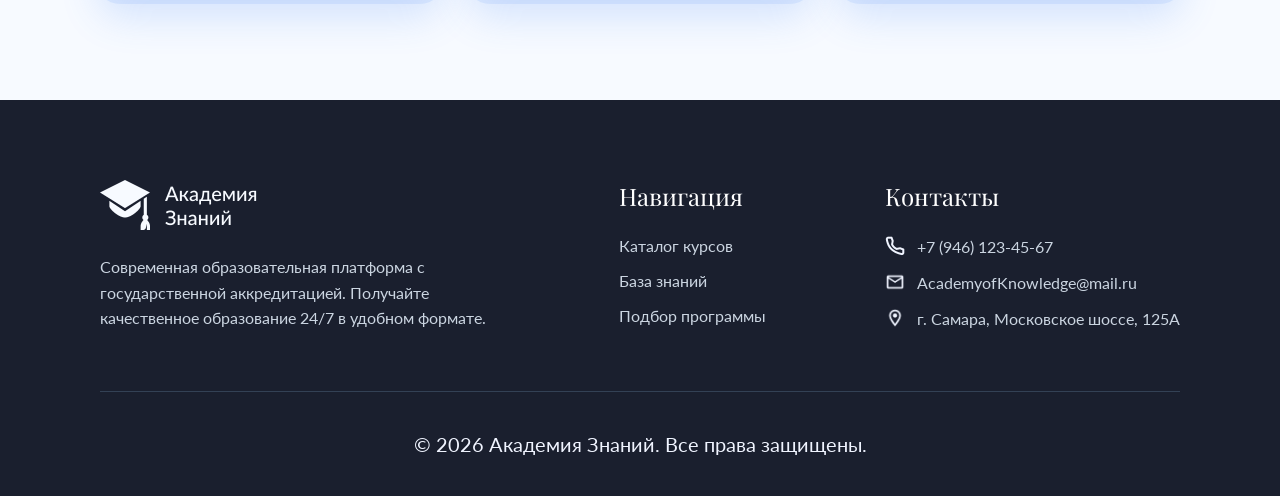
<file: knowledge base.html>
<!DOCTYPE html>
<html lang="en">
<head>
<meta charset="UTF-8">
    <meta name="viewport" content="width=device-width, initial-scale=1.0">
    <title>Document</title>
    <link rel="stylesheet" href="style/knowledge base.css">
    <link rel="preconnect" href="https://fonts.googleapis.com">
    <link rel="preconnect" href="https://fonts.gstatic.com" crossorigin>
    <link href="https://fonts.googleapis.com/css2?family=Lato:ital,wght@0,100;0,300;0,400;0,700;0,900;1,100;1,300;1,400;1,700;1,900&family=Playfair+Display:ital,wght@0,400..900;1,400..900&display=swap" rel="stylesheet">
</head>
<body>
     <!--------------------------- ХЕДЕР ------------------------------->
    <div class="heder">
        <img src="img/logo.png" height="50">

        <div class="navblock">
            <div class="linkblock">
                <a href="course catalog.html">Курсы</a>
                <a href="knowledge base.html">База знаний</a>
                <a href="agency (result).html">Подбор курса</a>
            </div>

            <div class="buttonblock">
                <button class="linkbuton1">Войти</button>
                <button class="linkbuton2">Начать обучение</button>
            </div>
        </div>
    </div>
    <!------------------------------------КОНТЕНТ------------------------------------>
    <div class="bodycontainer">
        <div class="head">
            <h1>База знаний</h1>
            <h2>Полезные материалы для успешного обучения и развития карьеры</h2>
        </div>
        <div class="content">
            <h1>Статьи и гайды</h1>
            <div class="gridd"> 
                <div class="articlesgrid">
                    <!-- Статья 1 -->
                    <article class="articlecard">
                        <div class="articleimage">
                            <img src="img/1статья.png" alt="Как поступить на курс">
                        </div>
                        <div class="articlecontent">
                            <div class="articlemeta">
                                <span class="articletag">Гайды</span>
                                <span class="articletime">5 минут</span>
                            </div>
                            <h3 class="articletitle">Как поступить на курс: пошаговая инструкция</h3>
                            <p class="articledescription">Подробное руководство по записи на курс, оплате и началу обучения на платформе.</p>
                            <a href="#" class="articlelink">Читать</a>
                        </div>
                    </article>

                    <!-- Статья 2 -->
                    <article class="articlecard">
                        <div class="articleimage">
                            <img src="img/2статья.png" alt="Data Scientist">
                        </div>
                        <div class="articlecontent">
                            <div class="articlemeta">
                                <span class="articletag">Обзоры профессий</span>
                                <span class="articletime">8 минут</span>
                            </div>
                            <h3 class="articletitle">Data Scientist: профессия будущего</h3>
                            <p class="articledescription">Что делает Data Scientist, сколько зарабатывает и какие навыки нужны для старта.</p>
                            <a href="#" class="articlelink">Читать</a>
                        </div>
                    </article>

                    <!-- Статья 3 -->
                    <article class="articlecard">
                        <div class="articleimage">
                            <img src="img/3статья.png" alt="Frontend-разработчик">
                        </div>
                        <div class="articlecontent">
                            <div class="articlemeta">
                                <span class="articletag">Обзоры профессий</span>
                                <span class="articletime">10 минут</span>
                            </div>
                            <h3 class="articletitle">Frontend-разработчик: путь от новичка до профи</h3>
                            <p class="articledescription">Как стать Frontend-разработчиком, какие технологии изучать и где искать работу..</p>
                            <a href="#" class="articlelink">Читать</a>
                        </div>
                    </article>
                </div>
                <div class="articlesgrid">
                    <!-- Статья 4 -->
                    <article class="articlecard">
                        <div class="articleimage">
                            <img src="img/4статья.png" alt="Как поступить на курс">
                        </div>
                        <div class="articlecontent">
                            <div class="articlemeta">
                                <span class="articletag">Гайды</span>
                                <span class="articletime">6 минут</span>
                            </div>
                            <h3 class="articletitle">Как эффективно учиться онлайн: 10 советов</h3>
                            <p class="articledescription">Проверенные методики для эффективного онлайн-обучения и достижения результатов.</p>
                            <a href="#" class="articlelink">Читать</a>
                        </div>
                    </article>

                    <!-- Статья 5 -->
                    <article class="articlecard">
                        <div class="articleimage">
                            <img src="img/5статья.png" alt="Data Scientist">
                        </div>
                        <div class="articlecontent">
                            <div class="articlemeta">
                                <span class="articletag">Обзоры профессий</span>
                                <span class="articletime">7 минут</span>
                            </div>
                            <h3 class="articletitle">Digital-маркетолог: навыки и карьера</h3>
                            <p class="articledescription">Что входит в работу digital-маркетолога и как начать карьеру в маркетинге.</p>
                            <a href="#" class="articlelink">Читать</a>
                        </div>
                    </article>

                    <!-- Статья 6 -->
                    <article class="articlecard">
                        <div class="articleimage">
                            <img src="img/6статья.png" alt="Frontend-разработчик">
                        </div>
                        <div class="articlecontent">
                            <div class="articlemeta">
                                <span class="articletag">Обзоры профессий</span>
                                <span class="articletime">9 минут</span>
                            </div>
                            <h3 class="articletitle">Графический дизайнер: творчество и технологии</h3>
                            <p class="articledescription">Обзор профессии графического дизайнера, необходимых инструментов и навыков.</p>
                            <a href="#" class="articlelink">Читать</a>
                        </div>
                    </article>
                </div>
            </div>
        </div>
    </div>
    <!------------------------------------Глосарий------------------------------------>
    <div class="glosary">
        <h1>Глоссарий терминов</h1>
        <div class="gloscontainer">
            <div class="glossterm">
                <div class="termheader">
                    <h3>API</h3>
                    <span class="termtag">IT</span>
                </div>
                <p>Application Programming Interface - набор методов и инструментов для взаимодействия программ.</p>
            </div>

            <div class="glossterm">
                <div class="termheader">
                    <h3>Machine Learning</h3>
                    <span class="termtag datascience">Data Science</span>
                </div>
                <p>Машинное обучение - раздел искусственного интеллекта, изучающий методы построения алгоритмов, способных обучаться.</p>
            </div>

            <div class="glossterm">
                <div class="termheader">
                    <h3>UX/UI Design</h3>
                    <span class="termtag design">Дизайн</span>
                </div>
                <p>User Experience/User Interface Design - проектирование пользовательского опыта и интерфейсов.</p>
            </div>

            <div class="glossterm">
                <div class="termheader">
                    <h3>SEO</h3>
                    <span class="termtag marketing">Маркетинг</span>
                </div>
                <p>Search Engine Optimization - поисковая оптимизация сайтов для улучшения видимости в поисковых системах.</p>
            </div>
        </div>
        <a href="#" class="showall">Показать все термины</a>
    </div>
    <!------------------------------------Архив вебинаров------------------------------------>
        <div class="archive">
        <h1>Архив вебинаров</h1>
        <div class="archivegrid">
            <div class="card">
                <div class="img-wrapper">
                    <img src="img/1.png" alt="Data Science">
                    <div class="play-btn">
                        <svg width="24" height="24" viewBox="0 0 24 24" fill="none" xmlns="http://www.w3.org/2000/svg">
                            <path d="M9.00006 6L16.0001 12L9.00006 18" stroke="#3B82F6" stroke-width="2" stroke-linecap="round" stroke-linejoin="round"/>
                        </svg>
                    </div>
                </div>
                <div class="textcardd">
                    <h3>Введение в Data Science</h3>
                    <div class="meta-info">
                        <span>Александр Иванов</span> • <span>20 марта 2026</span>
                    </div>
                    <div class="views">
                        <span>2400 просмотров</span>
                    </div>
                </div>
            </div>
            <div class="card">
                <div class="img-wrapper">
                    <img src="img/2.png" alt="Web Dev">
                    <div class="play-btn">
                        <svg width="24" height="24" viewBox="0 0 24 24" fill="none" xmlns="http://www.w3.org/2000/svg">
                            <path d="M9.00006 6L16.0001 12L9.00006 18" stroke="#3B82F6" stroke-width="2" stroke-linecap="round" stroke-linejoin="round"/>
                        </svg>
                    </div>
                </div>
                <div class="textcardd">
                    <h3>Тренды веб-разработки в 2026</h3>
                    <div class="meta-info">
                        <span>Дмитрий Козлов</span> • <span>15 марта 2026</span>
                    </div>
                    <div class="views">
                        <span>3100 просмотров</span>
                    </div>
                </div>
            </div>
            <div class="card">
                <div class="img-wrapper">
                    <img src="img/3.png" alt="IT Career">
                    <div class="play-btn">
                        <svg width="24" height="24" viewBox="0 0 24 24" fill="none" xmlns="http://www.w3.org/2000/svg">
                            <path d="M9.00006 6L16.0001 12L9.00006 18" stroke="#3B82F6" stroke-width="2" stroke-linecap="round" stroke-linejoin="round"/>
                        </svg>
                    </div>
                </div>
                <div class="textcardd">
                    <h3>Как начать карьеру в IT</h3>
                    <div class="meta-info">
                        <span>Елена Новикова</span> • <span>10 марта 2026</span>
                    </div>
                    <div class="views">
                        <span>4200 просмотров</span>
                    </div>
                </div>
            </div>

        </div>
    </div>
    <!----------------------------------ФУТЕР------------------------------>
    <div class="footer">
        <div class="footer-content">
            <div class="footer-brand">
                <div class="footer-logo">
                    <img src="img/Лого.png" alt="" width="182px" height="50px">
                </div>
                <p class="footer-desc">Современная образовательная платформа с государственной аккредитацией. Получайте качественное образование 24/7 в удобном формате.</p>
            </div>

            <div class="footer-nav">
                <h2>Навигация</h2>
                <div class="footer-links">
                    <a href="#">Каталог курсов</a>
                    <a href="#">База знаний</a>
                    <a href="#">Подбор программы</a>
                </div>
            </div>

            <div class="footer-contacts">
                <h2>Контакты</h2>
                <div class="contact-list">
                    <div class="contact-item">
                        <img src="img/iconoir_phone.png" alt="" width="20px" height="20px">
                        <span>+7 (946) 123-45-67</span>
                    </div>
                    <div class="contact-item">
                        <img src="img/material-symbols_mail-outline-rounded.png" alt="" width="20px" height="20px">
                        <span>AcademyofKnowledge@mail.ru</span>
                    </div>
                    <div class="contact-item">
                        <img src="img/mdi_address-marker-outline.png" alt="" width="20px" height="20px">
                        <span>г. Самара, Московское шоссе, 125А</span>
                    </div>
                </div>
            </div>
        </div>
        <div class="footer-bottom">
            <div class="divider"></div>
            <p>© 2026 Академия Знаний. Все права защищены.</p>
        </div>
    </div>
</body>
</html>
</file>
<file: style/agency (result).css>
* {
        margin: 0;
        padding: 0;
        box-sizing: border-box;
    }

    body, html {
        font-family: 'Playfair Display', 'Lato', sans-serif;
        background: #F7FAFF;
    }
/* -------------------- ХЕДЕР -------------------- */
    .heder {
        display: flex;
        padding: 20px 162px;
        align-items: center;
        justify-content: space-between;
    }

    .navblock {
        display: flex;
        align-items: center;
        gap: 80px;
    }

    .linkblock {
        display: flex;
        gap: 40px;
    }

    .linkblock a {
        color: #1A1F2E;
        font-size: 20px;
        text-decoration: none;
        font-family: 'Lato', sans-serif;
    }

    .linkblock a:hover{
        color: #3B82F6;
    }

    .buttonblock {
        display: flex;
        gap: 20px;
    }

        .linkbuton1 {
        background: none;
        border: none;
        color: #3B82F6;
        font-size: 24px;
        cursor: pointer;
        padding: 15px 30px;
        border-radius: 16px;
    }

    .linkbuton2 {
        background: #3B82F6;
        border: none;
        color: white;
        padding: 12px 24px;
        border-radius: 16px;
        font-size: 24px;
        cursor: pointer;
    }
    .linkbuton1:hover{
        background-color: #3b83f656;
    }
    .linkbuton2:hover{
        background-color: #3b83f6b2;
        color: #1A1F2E;
    }
   /* --------------------------ФУТЕР------------------------- */
    .footer {
        background-color: #1A1F2E; 
        color: #ffffff;
        padding: 80px 162px 40px;
    }

    .footercontent {
        display: flex;
        justify-content: space-between;
        align-items: flex-start;
        gap: 50px;
    }

    /* --- Левая колонка --- */
    .footerbrand {
        max-width: 400px;
    }

    .footerlogo {
        display: flex;
        align-items: center;
        gap: 12px;
        margin-bottom: 24px;
    }

    .footerlogo span {
        font-family: 'Lato', sans-serif;
        font-size: 20px;
        font-weight: 700;
        line-height: 1.2;
    }

    .footerdesc {
        font-family: 'Lato', sans-serif;
        font-size: 16px;
        line-height: 1.6;
        color: #cbd5e1;
    }

    .footer-nav, 
    .footercontacts {
        display: flex;
        flex-direction: column;
        gap: 24px;
    }

    .footer-nav h2, 
    .footercontacts h2 {
        font-family: 'Playfair Display', sans-serif;
        font-size: 24px;
        font-weight: 400;
        color: #ffffff;
        margin: 0;
    }

    .footer-links {
        display: flex;
        flex-direction: column;
        gap: 16px;
    }

    .footer-links a {
        font-family: 'Lato', sans-serif;
        font-size: 16px;
        color: #cbd5e1;
        text-decoration: none;
        transition: color 0.3s ease;
    }

    .footer-links a:hover {
        color: #ffffff;
    }

    .contactlist {
        display: flex;
        flex-direction: column;
        gap: 16px;
    }

    .contactitem {
        display: flex;
        align-items: center;
        gap: 12px;
        font-family: 'Lato', sans-serif;
        font-size: 16px;
        color: #cbd5e1;
    }

    .footerbottom {
        margin-top: 60px;
        display: flex;
        flex-direction: column;
        align-items: center;
    }

    .divider {
        width: 100%;
        height: 1px;
        background-color: #334155; 
        margin-bottom: 40px;
    }

    .footerbottom p {
        font-family: 'Lato', sans-serif;
        font-size: 20px;
        color: #F0F4FF;
        font-weight: 500px;
    }
/* -------------------------------ХИРО----------------------------- */
    .content{
        display: flex;
        flex-direction: column;
        padding: 75px 162px;
        width: 100%;
        gap: 75px;
        align-items: center;
    }
    .content h1{
        font-size: 60px;
        color: #3B82F6;
        font-family: 'Playfair Display', sans-serif;
        font-weight: 300;
    }
    .proghead{
        display: flex;
        flex-direction: column;
        gap: 10px;
    }
    .proghead  h3{
        font-family: 'Playfair Display', sans-serif;
        font-size: 40px;
        color: #1A1F2E;
        font-weight: 300;
    }
    .proghead  h4{
        color: #1A1F2E;
        font-family: 'Lato', sans-serif;
        font-size: 24px;
        font-weight: 400;
    }
    .progran{
        display: flex;
        flex-direction: column;
        gap: 35px;
        padding: 40px;
        border: 5px solid #F0F4FF;
        border-radius: 16px;
    }
    .progran h5{
        font-size: 24px;
        color: #1a1f2e77;
        font-family: 'Lato', sans-serif;
        font-weight: 300;
    }
    .contentprog{
        display: flex;
        flex-direction: column;
        gap: 45px;
        width: 100%
    }
    .progname{
        display: flex;
        justify-content: space-between;
    }
    .progname h3{
        font-size: 28px;
        font-family: 'Playfair Display', sans-serif;
        font-weight: 300;
    }
    .progbutton{
        padding: 10px;
        color: #3B82F6;
        background-color: #3b83f643;
        border: 0;
        font-size: 20px;
        border-radius: 16px;
    }
    .progsale{
        display: flex;
        max-width: 1086px;
        justify-content: space-between;
    }
    .progsale p{
        font-family: 'Lato', sans-serif;
        font-size: 20px;
        color: #1a1f2e7d;
    }
    .progsale h4{
        font-family: 'Lato', sans-serif;
        font-size: 24px;
        color: #1A1F2E;
        font-weight: 400;
    }
    .prog{
        display: flex;
        flex-direction: column;
        gap: 45px;
    }
    .button1{
        font-family: 'Playfair Display', sans-serif;
        font-size: 28px;
        font-weight: 300;
        background-color: #3B82F6;
        color: #F7FAFF;
        border: 0;
        border-radius: 16px;
        padding: 25px 460px;
    }
    .buttoncontainer{
        display: flex;
        justify-content: space-between;
        width: 100%;
    }
    .button2{
        font-family: 'Playfair Display', sans-serif;
        font-size: 28px;
        font-weight: 300;
        background-color: #10B981;
        color: #F7FAFF;
        border: 0;
        border-radius: 16px;
        padding: 25px 80px;
    }
    /* -------------------------------БЛОК КОНСУЛЬТАЦИИ----------------------------- */
    .consultation {
        background-color: #3b83f636;
        padding: 100px 162px;
        text-align: center;
        margin: 0px 160px 75px 160px;
        border-radius: 16px;
    }

    .consultationcontent {
        display: flex;
        flex-direction: column;
        align-items: center;
        gap: 20px;
    }

    .consultation h1 {
        font-family: 'Playfair Display', sans-serif;
        font-size: 60px;
        font-weight: 400;
        color: #1A1F2E;
        margin: 0;
    }

    .consultation p {
        font-family: 'Lato', sans-serif;
        font-size: 24px;
        color: #1A1F2E;
        font-weight: 400;
        margin: 0;
    }

    .consultation-buttons {
        display: flex;
        gap: 20px;
        margin-top: 40px;
    }

    .btn-primary {
        background-color: #3B82F6;
        color: #ffffff;
        border: none;
        border-radius: 16px;
        padding: 20px 48px;
        font-family: 'Playfair Display', sans-serif;
        font-size: 24px;
        font-weight: 400;
        cursor: pointer;
    }

    .btn-primary:hover {
        background-color: #1d59dc;
    }

    .btn-secondary {
        background-color: #ffffff;
        color: #3B82F6;
        border: 2px solid #3B82F6;
        border-radius: 16px;
        padding: 20px 48px;
        font-family: 'Playfair Display', sans-serif;
        font-size: 24px;
        font-weight: 400;
    }

    .btn-secondary:hover {
        background-color: #F0F4FF;
    }
/* ---------------------------КАКАЯТО СТРАННАЯ КНОПОЧКА----------------------------------- */
    .strangebutton{
        display: flex;
        align-items: center;
        justify-content: center;
        margin: 0px 0px 75px 0px;
    }
    .strangeebutton{
        font-family: 'Lato', sans-serif;
        font-size: 24px;
        color: #1A1F2E;
        background-color: #F0F4FF;
        border-radius: 16px;
        padding: 15px 58px;
        border: 0;
    }


/* -----------------------------------------АДАПТИВ------------------------------------------- */

/*----------------------1536px------------------------ */

@media (max-width: 1536px){

    .heder,
    .content,
    .footer{
        padding-left: 120px;
        padding-right: 120px;
    }

    .consultation{
        margin-left: 120px;
        margin-right: 120px;
        padding: 80px 100px;
    }

    .button1{
        padding: 25px 260px;
    }

    .content h1{
        text-align: center;
    }
}

/*----------------------1024px------------------------ */

@media (max-width: 1024px){

    .heder{
        padding: 20px 40px;
        flex-direction: column;
        gap: 30px;
    }

    .navblock{
        flex-direction: column;
        gap: 25px;
    }

    .linkblock{
        flex-wrap: wrap;
        justify-content: center;
        gap: 20px;
    }

    .buttonblock{
        flex-wrap: wrap;
        justify-content: center;
    }

    .content{
        padding: 60px 40px;
        gap: 50px;
    }

    .content h1{
        font-size: 48px;
        text-align: center;
    }

    .proghead h3{
        font-size: 34px;
    }

    .proghead h4{
        font-size: 20px;
    }

    .progname{
        flex-direction: column;
        gap: 20px;
    }

    .progname h3{
        font-size: 26px;
    }

    .progsale{
        gap: 30px;
        flex-wrap: wrap;
    }

    .buttoncontainer{
        flex-direction: column;
        gap: 20px;
    }

    .button1,
    .button2{
        width: 100%;
        padding: 20px;
        font-size: 24px;
    }

    .consultation{
        margin: 0 40px 60px 40px;
        padding: 60px 40px;
    }

    .consultation h1{
        font-size: 46px;
    }

    .consultation p{
        font-size: 20px;
    }

    .consultation-buttons{
        flex-direction: column;
        width: 100%;
    }

    .btn-primary,
    .btn-secondary{
        width: 100%;
        padding: 18px;
        font-size: 22px;
    }

    .footer{
        padding: 60px 40px 30px;
    }

    .footercontent{
        flex-wrap: wrap;
        gap: 40px;
    }

    .footerbrand{
        max-width: 100%;
    }
}

/*----------------------640px------------------------ */

@media (max-width: 640px){

    .heder{
        padding: 20px;
    }

    .linkblock{
        flex-direction: column;
        align-items: center;
    }

    .linkblock a{
        font-size: 18px;
    }

    .buttonblock{
        flex-direction: column;
        width: 100%;
    }

    .linkbuton1,
    .linkbuton2{
        width: 100%;
        font-size: 20px;
    }

    .content{
        padding: 40px 20px;
    }

    .content h1{
        font-size: 38px;
    }

    .proghead h3{
        font-size: 28px;
    }

    .proghead h4{
        font-size: 18px;
    }

    .progran{
        padding: 25px;
        gap: 25px;
    }

    .progname h3{
        font-size: 24px;
    }

    .progbutton{
        width: fit-content;
        font-size: 16px;
    }

    .progran h5{
        font-size: 18px;
    }

    .progsale{
        flex-direction: column;
        gap: 20px;
    }

    .sale h4{
        font-size: 22px;
    }

    .button1,
    .button2{
        font-size: 20px;
    }

    .consultation{
        margin: 0 20px 50px 20px;
        padding: 40px 20px;
    }

    .consultation h1{
        font-size: 34px;
    }

    .consultation p{
        font-size: 18px;
    }

    .btn-primary,
    .btn-secondary{
        font-size: 18px;
        padding: 16px;
    }

    .strangeebutton{
        width: calc(100% - 40px);
        font-size: 20px;
    }

    .footer{
        padding: 40px 20px;
    }

    .footercontent{
        flex-direction: column;
    }

    .footer-nav h2,
    .footercontacts h2{
        font-size: 22px;
    }

    .footerbottom p{
        text-align: center;
        font-size: 16px;
    }
}



/*----------------------375px------------------------ */


@media (max-width: 375px){

    .content h1{
        font-size: 30px;
    }

    .proghead h3{
        font-size: 24px;
    }

    .proghead h4{
        font-size: 16px;
    }

    .progname h3{
        font-size: 20px;
    }

    .progbutton{
        font-size: 14px;
        padding: 8px 12px;
    }

    .progran{
        padding: 20px;
    }

    .progran h5{
        font-size: 16px;
    }

    .progsale p{
        font-size: 16px;
    }

    .progsale h4{
        font-size: 20px;
    }

    .button1,
    .button2{
        font-size: 18px;
        border-radius: 12px;
    }

    .consultation h1{
        font-size: 28px;
    }

    .consultation p{
        font-size: 16px;
    }

    .btn-primary,
    .btn-secondary{
        font-size: 16px;
    }

    .footerlogo img{
        width: 150px;
        height: auto;
    }

    .footerdesc,
    .footer-links a,
    .contactitem{
        font-size: 14px;
    }

    .contactitem{
        align-items: flex-start;
    }
}
</file>
<file: style/course catalog.css>
* {
        margin: 0;
        padding: 0;
        box-sizing: border-box;
    }
    .body-container{
        display: flex;
        flex-direction: column;
    }

    body, html {
        font-family: 'Playfair Display', 'Lato', sans-serif;
        background: #F7FAFF;
    }
    /* -------------------- ХЕДЕР -------------------- */
    .heder {
        display: flex;
        padding: 20px 162px;
        align-items: center;
        justify-content: space-between;
    }

    .navblock {
        display: flex;
        align-items: center;
        gap: 80px;
    }

    .linkblock {
        display: flex;
        gap: 40px;
    }

    .linkblock a {
        color: #1A1F2E;
        font-size: 20px;
        text-decoration: none;
        font-family: 'Lato', sans-serif;
    }
    .linkblock a:hover{
        color: #3B82F6;
    }

    .buttonblock {
        display: flex;
        gap: 20px;
    }

    .linkbuton1 {
        background: none;
        border: none;
        color: #3B82F6;
        font-size: 24px;
        cursor: pointer;
        padding: 15px 30px;
        border-radius: 16px;
    }

    .linkbuton2 {
        background: #3B82F6;
        border: none;
        color: white;
        padding: 12px 24px;
        border-radius: 16px;
        font-size: 24px;
        cursor: pointer;
    }
    .linkbuton1:hover{
        background-color: #3b83f656;
    }
    .linkbuton2:hover{
        background-color: #3b83f6b2;
        color: #1A1F2E;
    }
/*------------------------------------КОНТЕНТ------------------------------------*/
    .head{
        display: flex;
        flex-direction: column;
        gap: 10px;
        align-items: center;
        margin: 75px 0px 0px 0px
    }
    .head h1{
        font-size: 60px;
        font-family: 'Playfair Display', sans-serif;
        color: #3B82F6;
        font-weight: 300;
    }
    .head h2{
        font-size: 24px;
        font-family: 'Playfair Display', sans-serif;
        color: #3B82F6;
        font-weight: 300;
    }
        
    .content {
        padding: 100px 162px;
        display: flex;
        flex-direction: column;
        gap: 75px;
    }
    /* ---------ПОИСК---------- */
    .search{
        display: flex;
        flex-direction: row;
        background-color: #F7FAFF;
        gap: 15px;
        padding: 20px 30px 20px 30px;
        border-radius: 16px;
    }
    .search h1{
        font-family: 'Lato', sans-serif;
        font-size: 24px ;
        color: #1a1f2e63;
        font-weight: 300;
    }
    .searchcontainer{
        background-color: #F0F4FF;
        padding: 30px 44px 30px 44px;
        border-radius: 16px;
    }
    /*------------- КУРС---------------- */
    .course{
        display: flex;
        flex-direction: column;
        padding: 0px 0px 30px 0px;
        border: 5px solid #F0F4FF;
        gap: 10px;
        border-radius: 16px;
        overflow: hidden;
        max-width: 485px;
    }
    .gridcoure{
        display: flex;
        flex-direction: column;
        width: 100%;
        justify-content: space-between;
        gap: 30px
    }
    .grid{
        display: flex;
        justify-content: space-between;
        flex-direction: row;
        gap: 71px;
    }
    .image img{
        height: 100%;
        width: 100%;
    }
    .course:hover{
        box-shadow: 
            0 0 0 4px rgba(59,130,246,0.1),  
            0 15px 40px rgba(59,130,246,0.2);   
        transform: translateY(-5px);
    }
    .image{
        height: 267px;
    }
    .textcource{
        display: flex;
        flex-direction: column;
        gap: 20px;
        margin: 0px 25px 0px 25px;
    }
    .textcource h1{
        color: #1a1f2e63;
        font-family: 'Lato', sans-serif;
        font-size: 14px;
        font-weight: 500
    }

    .text{
        display: flex;
        flex-direction: column;
        gap: 10px;
    }
    .text p{
        color: #3B82F6;
        font-size: 14px;
        font-family: 'Lato', sans-serif;
        font-weight: 300;
    }
    .text h1{
        color: #1A1F2E;
        font-size: 24px;
        font-family: 'Lato', sans-serif;
        font-weight: 500;
    }
    .time{
        display: flex;
        gap: 5px;
    }
    .time p{
        color: #1a1f2e63;
        font-family: 'Lato', sans-serif;
        font-size: 14px;
        font-weight: 500
    }
    .stars{
        display: flex;
        gap: 5px;
    }
    .stars p{
        color: #1a1f2e63;
        font-family: 'Lato', sans-serif;
        font-size: 14px;
        font-weight: 500
    }
    .profil{
        display: flex;
        gap: 5px;
    }
    .profil p{
        color: #1a1f2e63;
        font-family: 'Lato', sans-serif;
        font-size: 14px;
        font-weight: 500
    }
    .buttoncontainer{
        display: flex;
        flex-direction: row;
        justify-content: space-between;
    }
    .textcontainer{
        display: flex;
        flex-direction: column;
        gap: 5px;
    }
    .textcontainer h1{
        color: #1a1f2e;
        font-family: 'Lato', sans-serif;
        font-size: 24px;
        font-weight: 500
    }
    .textcontainer h3{
        color: #1a1f2e63;
        font-family: 'Lato', sans-serif;
        font-size: 14px;
        font-weight: 500
    }
    .button{
        background-color: #3B82F6;
        border: 0;
        padding: 15px 35px;
        font-family: 'Lato', sans-serif;
        font-size: 20px;
        color: #F0F4FF;
        border-radius: 16px;
        text-decoration: none;
    }
    .button:hover{
        background-color: #0e54c8;
    }
/* --------------------------ФУТЕР------------------------- */
        .footer {
        background-color: #1A1F2E; 
        color: #ffffff;
        padding: 80px 162px 40px;
    }

    .footer-content {
        display: flex;
        justify-content: space-between;
        align-items: flex-start;
        gap: 50px;
    }

    .footer-brand {
        max-width: 400px;
    }

    .footer-logo {
        display: flex;
        align-items: center;
        gap: 12px;
        margin-bottom: 24px;
    }

    .footer-logo span {
        font-family: 'Lato', sans-serif;
        font-size: 20px;
        font-weight: 700;
        line-height: 1.2;
    }

    .footer-desc {
        font-family: 'Lato', sans-serif;
        font-size: 16px;
        line-height: 1.6;
        color: #cbd5e1;
    }

    .footer-nav, 
    .footer-contacts {
        display: flex;
        flex-direction: column;
        gap: 24px;
    }

    .footer-nav h2, 
    .footer-contacts h2 {
        font-family: 'Playfair Display', serif;
        font-size: 24px;
        font-weight: 400;
        color: #ffffff;
        margin: 0;
    }

    .footer-links {
        display: flex;
        flex-direction: column;
        gap: 16px;
    }

    .footer-links a {
        font-family: 'Lato', sans-serif;
        font-size: 16px;
        color: #cbd5e1;
        text-decoration: none;
        transition: color 0.3s ease;
    }

    .footer-links a:hover {
        color: #ffffff;
    }

    .contact-list {
        display: flex;
        flex-direction: column;
        gap: 16px;
    }

    .contact-item {
        display: flex;
        align-items: center;
        gap: 12px;
        font-family: 'Lato', sans-serif;
        font-size: 16px;
        color: #cbd5e1;
    }

    .footer-bottom {
        margin-top: 60px;
        display: flex;
        flex-direction: column;
        align-items: center;
    }

    .divider {
        width: 100%;
        height: 1px;
        background-color: #334155; 
        margin-bottom: 40px;
    }

    .footer-bottom p {
        font-family: 'Lato', sans-serif;
        font-size: 20px;
        color: #F0F4FF;
        font-weight: 500px;
    }

/* ---------------------- 1536px ---------------------- */

@media (max-width: 1536px){

    .heder,
    .content,
    .footer{
        padding-left: 80px;
        padding-right: 80px;
    }

    .grid{
        gap: 40px;
    }
}

/* ---------------------- 1024px ---------------------- */

@media (max-width: 1024px){

    /* ---------- HEADER ---------- */

    .heder{
        padding: 20px 40px;
        flex-direction: column;
        gap: 30px;
    }

    .navblock{
        flex-direction: column;
        gap: 25px;
        width: 100%;
    }

    .linkblock{
        flex-wrap: wrap;
        justify-content: center;
        gap: 20px;
    }

    .buttonblock{
        flex-wrap: wrap;
        justify-content: center;
    }

    .linkblock a{
        font-size: 18px;
    }

    .linkbuton1,
    .linkbuton2{
        font-size: 18px;
    }

    /* ---------- HEAD ---------- */

    .head{
        margin: 60px 20px 0;
        text-align: center;
    }

    .head h1{
        font-size: 48px;
    }

    .head h2{
        font-size: 22px;
    }

    /* ---------- CONTENT ---------- */

    .content{
        padding: 70px 40px;
        gap: 50px;
    }

    .searchcontainer{
        padding: 25px;
    }

    .search h1{
        font-size: 20px;
    }

    .grid{
        flex-direction: column;
        align-items: center;
        gap: 30px;
    }

    .course{
        width: 100%;
        max-width: 100%;
    }

    .image{
        height: 300px;
    }

    /* ---------- FOOTER ---------- */

    .footer{
        padding: 60px 40px 30px;
    }

    .footer-content{
        flex-wrap: wrap;
        gap: 40px;
    }
}

/* ---------------------- 640px ---------------------- */

@media (max-width: 640px){

    /* ---------- HEADER ---------- */

    .heder{
        padding: 20px;
    }

    .navblock{
        flex-direction: column;
        gap: 20px;
    }

    .linkblock{
        flex-direction: column;
        align-items: center;
        gap: 20px;
        width: 100%;
    }

    .linkblock a{
        font-size: 18px;
    }

    .buttonblock{
        flex-direction: column;
        width: 100%;
        align-items: center;
    }

    .linkbuton1,
    .linkbuton2{
        width: 100%;
        max-width: 240px;
        font-size: 18px;
    }

    /* ---------- HEAD ---------- */

    .head{
        margin: 40px 15px 0;
    }

    .head h1{
        font-size: 36px;
        text-align: center;
    }

    .head h2{
        font-size: 18px;
        text-align: center;
    }

    /* ---------- CONTENT ---------- */

    .content{
        padding: 50px 20px;
        gap: 35px;
    }

    .searchcontainer{
        padding: 20px;
    }

    .search{
        padding: 14px 18px;
        gap: 10px;
    }

    .search h1{
        font-size: 16px;
    }

    .search img{
        width: 20px;
        height: 20px;
    }

    .image{
        height: 220px;
    }

    .textcource{
        margin: 0 18px;
        gap: 15px;
    }

    .text h1{
        font-size: 20px;
    }

    .text p{
        font-size: 13px;
    }

    .time p,
    .stars p,
    .profil p{
        font-size: 13px;
    }

    .buttoncontainer{
        flex-direction: column;
        gap: 20px;
        align-items: flex-start;
    }

    .textcontainer h1{
        font-size: 22px;
    }

    .button{
        width: 100%;
        text-align: center;
        padding: 14px 20px;
        font-size: 18px;
    }

    /* ---------- FOOTER ---------- */

    .footer{
        padding: 40px 20px;
    }

    .footer-content{
        flex-direction: column;
        gap: 35px;
        text-align: center;
    }

    .footer-logo{
        justify-content: center;
    }

    .footer-links{
        align-items: center;
    }

    .contact-list{
        align-items: center;
    }

    .contact-item{
        justify-content: center;
        flex-wrap: wrap;
        text-align: center;
    }

    .footer-bottom p{
        text-align: center;
        font-size: 16px;
    }
}

/* ---------------------- 375px ---------------------- */

@media (max-width: 375px){

    .heder{
        padding: 15px;
    }

    .head h1{
        font-size: 30px;
    }

    .head h2{
        font-size: 16px;
    }

    .content{
        padding: 40px 15px;
    }

    .searchcontainer{
        padding: 15px;
    }

    .search{
        padding: 12px 15px;
    }

    .search h1{
        font-size: 14px;
    }

    .image{
        height: 180px;
    }

    .text h1{
        font-size: 18px;
    }

    .text p,
    .time p,
    .stars p,
    .profil p{
        font-size: 12px;
    }

    .textcontainer h1{
        font-size: 20px;
    }

    .textcontainer h3{
        font-size: 12px;
    }

    .button{
        font-size: 16px;
        padding: 12px 18px;
    }

    .footer{
        padding: 30px 15px;
    }

    .footer-nav h2,
    .footer-contacts h2{
        font-size: 20px;
    }

    .footer-links a,
    .contact-item,
    .footer-desc{
        font-size: 14px;
    }

    .footer-bottom p{
        font-size: 14px;
    }
}
</file>
<file: style/course.css>
* {
        margin: 0;
        padding: 0;
        box-sizing: border-box;
    }

    body, html {
        font-family: 'Playfair Display', 'Lato', sans-serif;
        background: #F7FAFF;
    }

    /* -------------------- ХЕДЕР -------------------- */
    .heder {
        display: flex;
        padding: 20px 162px;
        align-items: center;
        justify-content: space-between;
    }

    .navblock {
        display: flex;
        align-items: center;
        gap: 80px;
    }

    .linkblock {
        display: flex;
        gap: 40px;
    }

    .linkblock a {
        color: #1A1F2E;
        font-size: 20px;
        text-decoration: none;
        font-family: 'Lato', sans-serif;
    }
    .linkblock a:hover{
        color: #3B82F6;
    }

    .buttonblock {
        display: flex;
        gap: 20px;
    }

    .linkbuton1 {
        background: none;
        border: none;
        color: #3B82F6;
        font-size: 24px;
        cursor: pointer;
        padding: 15px 30px;
        border-radius: 16px;
    }

    .linkbuton2 {
        background: #3B82F6;
        border: none;
        color: white;
        padding: 12px 24px;
        border-radius: 16px;
        font-size: 24px;
        cursor: pointer;
    }
    .linkbuton1:hover{
        background-color: #3b83f656;
    }
    .linkbuton2:hover{
        background-color: #3b83f6b2;
        color: #1A1F2E;
    }
/* -------------------------НАЗВАНИЕ------------------------ */
    .namehead{
        display: flex;
        flex-direction: column;
        padding: 75px 162px;
        align-items: center;
        gap: 20px;
    }
    .navhead{
        display: flex;
        max-width: 666px;
        justify-content: space-between;
        gap: 40px;
    }
    .namehead h3{
        color: #3B82F6;
        font-size: 24px;
        font-family: 'Lato', sans-serif;
        font-weight: 400;
    }
    .namehead h1{
        color: #3B82F6;
        font-size: 60px;
        font-family: 'Playfair Display', sans-serif;
        font-weight: 400;
    }
    .namehead p{
        color: #3B82F6;
        font-size: 24px;
        font-family: 'Lato', sans-serif;
        font-weight: 400;
        text-align: center;
        max-width: 990px;
        color:#1a1f2e63;
    }
    .socket{
        display: flex;
        gap: 5px;
    }
    .socket h1{
        color: #3B82F6;
        font-size: 24px;
        font-family: 'Lato', sans-serif;
        font-weight: 400;
    }
    /* -------------НАЗАД------------- */
    .back{
        padding: 0px 162px 75px 162px;
        display: flex;
    }
    .back a{
        text-decoration: none;
        color:#1a1f2e63;
        font-size: 24px;
        font-family: 'Lato', sans-serif;
    }
/* -------------------------КОНТЕНТ---------------------------- */
    .maincontent {
        display: flex;
        justify-content: space-between;
        gap: 62px;
        padding: 0px 162px 75px 162px;
        background: #F7FAFF;
        font-family: 'Lato', sans-serif;
        color: #1A1F2E;
    }

    .prepod_program_content {
        flex: 1;
        display: flex;
        flex-direction: column;
        gap: 30px;
    }

    .price {
        max-width: 518px;
        display: flex;
        flex-direction: column;
        gap: 30px
    }

    .panel {
        background: #FFFFFF;
        padding: 35px 26px;
        border-radius: 16px;
        box-shadow: 0 10px 40px rgba(59, 130, 246, 0.1);
        box-shadow: 
            0 0 0 4px rgba(59,130,246,0.1),  
            0 15px 40px rgba(59,130,246,0.1); 
        display: flex;
        flex-direction: column;
        gap: 24px;
        border: 5px solid #F0F4FF;
    }

    .prepod h1, .program h1, .chtoyougetblock h2 {
        font-family: 'Playfair Display', sans-serif;
        font-size: 32px;
        font-weight: 400;
        margin-bottom: 20px;
        color: #1A1F2E;
    }

    .modulcontent{
        display: flex;
        flex-direction: column;
        gap: 15px;
    }

    .prepod {
        padding: 35px 45px;
        border-radius: 16px;
        box-shadow: 0 0 0 4px rgba(59, 130, 246, 0.1), 0 15px 40px rgba(59, 130, 246, 0.1);
    }

    .info_content {
        display: flex;
        align-items: center;
        gap: 24px;
    }

    .info_content img {
        width: 165px;
        height: 165px; 
    }

    .textcontainer h1 {
        font-family: 'Playfair Display', sans-serif;
        font-size: 28px;
        font-weight: 400;
        color: #1A1F2E;
        margin: 0;
    }

    .textcontainer h2 {
        font-size: 24px;
        font-weight: 400;
        color: #3B82F6; 
        font-family: 'Lato', sans-serif;
    }
    .textcontainer{
        display: flex;
        flex-direction: column;
        gap: 15px;
    }

    .textcontainer h3 {
        font-size: 24px;
        font-weight: 400;
        color: #1a1f2e63;
        font-family: 'Lato', sans-serif;
    }

    .program {
        display: flex;
        flex-direction: column;
        gap: 30px;
        border: 5px solid #F0F4FF;
        padding: 35px 45px;
        box-shadow: 0 0 0 4px rgba(59, 130, 246, 0.1), 0 15px 40px rgba(59, 130, 246, 0.1); 
        border-radius: 16px;
    }

    .modulcard {
        padding: 24px;
        border-radius: 16px;
        display: flex;
        gap: 20px;
        border: 5px solid #F0F4FF;
    }

    .modulnum {
        width: 40px;
        height: 40px;
        background: #E0E9FF;
        color: #3B82F6;
        border-radius: 50%;
        display: flex;
        align-items: center;
        justify-content: center;
        font-weight: 700;
        font-size: 18px;
        flex-shrink: 0;
    }

    .modulcontent h3 {
        font-family: 'Playfair Display', sans-serif;
        font-size: 28px;
        font-weight: 600;
        color: #1A1F2E;
    }

    .modulcontent p {
        position: relative;
        padding-left: 24px;
        color: #1a1f2e63;
        font-size: 20px;
    }

    .modulcontent p::before {
        content: '✓';
        position: absolute;
        left: 0;
        color: #10B981; 
        font-weight: bold;
    }

    .chtoyougetblock {
        padding: 30px;
        border-radius: 16px;
        box-shadow: 0 0 0 4px rgba(59, 130, 246, 0.1), 0 15px 40px rgba(59, 130, 246, 0.1);
        border: 5px solid #F0F4FF;
        padding: 35px 45px;
        display: flex;
        flex-direction: column;
    }

    .chtoyougetblock p {
        position: relative;
        padding-left: 30px;
        margin: 0 0 12px 0;
        color: #1A1F2E;
        font-size: 16px;
        font-weight: 500;
    }

    .chtoyougetblock p::before {
        content: '✓';
        position: absolute;
        left: 0;
        color: #10B981;
        font-weight: bold;
        font-size: 18px;
    }

    .course_preview_img {
        width: 100%;
        height: 283px;
        object-fit: cover;
        border-radius: 16px;
    }

    .priceblock {
        display: flex;
        flex-direction: column;
    }

    .mainprice {
        font-family: 'Playfair Display', serif;
        font-size: 36px;
        font-weight: 700;
        color: #1A1F2E;
    }

    .subprice {
        font-size: 20px;
        color: #1A1F2E;
        font-family: 'Lato', sans-serif;
    }
    .btncontainer{
        display: flex;
        flex-direction: column;
        gap: 15px;
    }
    .btn_zapis {
        background: #3B82F6;
        color: #FFFFFF;
        border: none;
        padding: 24px 0px;
        border-radius: 16px;
        font-size: 24px;
        font-weight: 400;
        font-family: 'Lato', sans-serif;
    }

    .btn_question {
        background: #F1F5F9;
        color: #1A1F2E;
        border: none;
        padding: 24px 0px;
        border-radius: 12px;
        font-size: 24px;
        font-weight: 400;
        font-family: 'Lato', sans-serif;
    }


    .info_list {
        border-top: 1px solid #F1F5F9;
        padding-top: 20px;
        display: flex;
        flex-direction: column;
        gap: 20px;
    }

    .info_row {
        display: flex;
        gap: 12px;
        align-items: center;
    }

    .info_row h1{
        font-size: 20px;
        color: #1A1F2E;
        font-family: 'Lato', sans-serif;
        font-weight: 400;
        margin: 0px 0px 5px 0px;
    }

    .info_row p {
        font-size: 18px;
        color: #64748B;
        font-family: 'Lato', sans-serif;
        font-weight: 400;
    }

    .helpblock {
        display: flex;
        background: #E0E9FF;
        padding: 35px 26px;
        border-radius: 16px;
        margin-top: 10px;
        gap: 30px;
        flex-direction: column;
    }

    .helpblock h3 {
        font-family: 'Playfair Display', serif;
        font-size: 28px;
        color: #1A1F2E;
    }

    .helpblock p {
        font-size: 20px;
        color: #64748B;
    }

    .help_link {
        color: #3B82F6;
        font-weight: 600;
        text-decoration: none;
        font-size: 15px;
    }

/* --------------------------ФУТЕР------------------------- */
        .footer {
        background-color: #1A1F2E; 
        color: #ffffff;
        padding: 80px 162px 40px;
    }

    .footer-content {
        display: flex;
        justify-content: space-between;
        align-items: flex-start;
        gap: 50px;
    }

    .footer-brand {
        max-width: 400px;
    }

    .footer-logo {
        display: flex;
        align-items: center;
        gap: 12px;
        margin-bottom: 24px;
    }

    .footer-logo span {
        font-family: 'Lato', sans-serif;
        font-size: 20px;
        font-weight: 700;
        line-height: 1.2;
    }

    .footer-desc {
        font-family: 'Lato', sans-serif;
        font-size: 16px;
        line-height: 1.6;
        color: #cbd5e1;
    }

    .footer-nav, 
    .footer-contacts {
        display: flex;
        flex-direction: column;
        gap: 24px;
    }

    .footer-nav h2, 
    .footer-contacts h2 {
        font-family: 'Playfair Display', serif;
        font-size: 24px;
        font-weight: 400;
        color: #ffffff;
        margin: 0;
    }

    .footer-links {
        display: flex;
        flex-direction: column;
        gap: 16px;
    }

    .footer-links a {
        font-family: 'Lato', sans-serif;
        font-size: 16px;
        color: #cbd5e1;
        text-decoration: none;
        transition: color 0.3s ease;
    }

    .footer-links a:hover {
        color: #ffffff;
    }

    .contact-list {
        display: flex;
        flex-direction: column;
        gap: 16px;
    }

    .contact-item {
        display: flex;
        align-items: center;
        gap: 12px;
        font-family: 'Lato', sans-serif;
        font-size: 16px;
        color: #cbd5e1;
    }

    .footer-bottom {
        margin-top: 60px;
        display: flex;
        flex-direction: column;
        align-items: center;
    }

    .divider {
        width: 100%;
        height: 1px;
        background-color: #334155; 
        margin-bottom: 40px;
    }

    .footer-bottom p {
        font-family: 'Lato', sans-serif;
        font-size: 20px;
        color: #F0F4FF;
        font-weight: 500px;
    }

/* ---------------- 1536px ---------------- */

@media (max-width: 1536px) {
    .heder {
        padding: 20px 80px;
    }
    
    .namehead {
        padding: 75px 80px;
    }
    
    .back {
        padding: 0 80px 75px 80px;
    }
    
    .maincontent {
        padding: 0 80px 75px 80px;
        gap: 40px;
    }
    
    .footer {
        padding: 80px 80px 40px;
    }
    
    .prepod,
    .program,
    .chtoyougetblock {
        padding: 30px 35px;
    }
    
    .panel {
        padding: 30px 24px;
    }
}

/* ---------------- 1024px ---------------- */

@media (max-width: 1024px) {
    .heder {
        padding: 15px 40px;
        flex-wrap: wrap;
        gap: 15px;
    }
    
    .navblock {
        gap: 30px;
        width: 100%;
        justify-content: center;
    }
    
    .linkblock {
        gap: 20px;
    }
    
    .linkblock a {
        font-size: 18px;
    }
    
    .buttonblock {
        gap: 12px;
    }
    
    .linkbuton1,
    .linkbuton2 {
        font-size: 18px;
        padding: 12px 20px;
    }

    .namehead {
        padding: 50px 40px;
        gap: 15px;
    }
    
    .namehead h3 {
        font-size: 20px;
        text-align: center;
    }
    
    .namehead h1 {
        font-size: 42px;
        text-align: center;
        line-height: 1.2;
    }
    
    .namehead p {
        font-size: 20px;
        text-align: center;
    }
    
    .navhead {
        flex-wrap: wrap;
        justify-content: center;
        gap: 20px;
    }
    
    .socket h1 {
        font-size: 18px;
    }
    
    .socket img {
        width: 24px;
        height: 24px;
    }

    .back {
        padding: 0 40px 50px 40px;
    }
    
    .back a {
        font-size: 20px;
    }

    .maincontent {
        flex-direction: column;
        padding: 0 40px 50px 40px;
        gap: 40px;
    }
    
    .price {
        max-width: 100%;
        width: 100%;
    }
    
    .panel {
        padding: 25px 20px;
    }

    .prepod h1,
    .program h1,
    .chtoyougetblock h2 {
        font-size: 28px;
        text-align: center;
    }
    
    .info_content {
        flex-direction: column;
        text-align: center;
        gap: 20px;
    }
    
    .textcontainer h1 {
        font-size: 24px;
    }
    
    .textcontainer h2,
    .textcontainer h3 {
        font-size: 18px;
    }

    .modulcard {
        flex-direction: column;
        align-items: center;
        text-align: center;
        padding: 20px;
    }
    
    .modulnum {
        width: 36px;
        height: 36px;
        font-size: 16px;
    }
    
    .modulcontent h3 {
        font-size: 22px;
        text-align: center;
    }
    
    .modulcontent p {
        font-size: 16px;
        padding-left: 0;
        text-align: center;
    }
    
    .modulcontent p::before {
        display: none;
    }

    .chtoyougetblock p {
        font-size: 15px;
        padding-left: 0;
        text-align: center;
    }
    
    .chtoyougetblock p::before {
        display: none;
    }
    
    .course_preview_img {
        height: 240px;
    }
    
    .mainprice {
        font-size: 32px;
        text-align: center;
    }
    
    .subprice {
        font-size: 18px;
        text-align: center;
    }
    
    .btn_zapis,
    .btn_question {
        font-size: 20px;
        padding: 20px 0;
    }
    
    .info_row h1 {
        font-size: 18px;
    }
    
    .info_row p {
        font-size: 16px;
    }

    .helpblock {
        padding: 25px 20px;
        text-align: center;
    }
    
    .helpblock h3 {
        font-size: 24px;
    }
    
    .helpblock p {
        font-size: 18px;
    }
    
    .footer {
        padding: 60px 40px 30px;
    }
    
    .footer-content {
        flex-wrap: wrap;
        justify-content: center;
        text-align: center;
    }
    
    .footer-brand {
        max-width: 100%;
        margin-bottom: 30px;
    }
    
    .footer-nav,
    .footer-contacts {
        min-width: 200px;
    }
}

/* ---------------- 640px ---------------- */
@media (max-width: 640px) {
    .heder {
        padding: 15px 20px;
        flex-direction: column;
        text-align: center;
    }
    
    .navblock {
        flex-direction: column;
        gap: 15px;
        width: 100%;
    }
    
    .linkblock {
        flex-wrap: wrap;
        justify-content: center;
        gap: 10px;
    }
    
    .linkblock a {
        font-size: 16px;
    }
    
    .buttonblock {
        flex-wrap: wrap;
        justify-content: center;
        gap: 10px;
    }
    
    .linkbuton1,
    .linkbuton2 {
        font-size: 16px;
        padding: 10px 18px;
        width: 100%;
        max-width: 200px;
    }

    .namehead {
        padding: 40px 20px;
        gap: 12px;
    }
    
    .namehead h3 {
        font-size: 18px;
    }
    
    .namehead h1 {
        font-size: 32px;
    }
    
    .namehead p {
        font-size: 18px;
        line-height: 1.4;
    }
    
    .navhead {
        flex-direction: column;
        align-items: center;
        gap: 15px;
    }
    
    .socket {
        justify-content: center;
        width: 100%;
    }
    
    .socket h1 {
        font-size: 16px;
    }
    
    .socket img {
        width: 20px;
        height: 20px;
    }

    .back {
        padding: 0 20px 40px 20px;
    }
    
    .back a {
        font-size: 18px;
    }

    .maincontent {
        padding: 0 20px 40px 20px;
        gap: 30px;
    }
    
    .prepod,
    .program,
    .chtoyougetblock,
    .panel {
        padding: 25px 20px;
    }

    .prepod h1,
    .program h1,
    .chtoyougetblock h2 {
        font-size: 24px;
    }
    
    .info_content img {
        width: 120px;
        height: 120px;
    }
    
    .textcontainer h1 {
        font-size: 20px;
    }
    
    .textcontainer h2,
    .textcontainer h3 {
        font-size: 16px;
    }

    .modulcard {
        padding: 16px;
        gap: 12px;
    }
    
    .modulnum {
        width: 32px;
        height: 32px;
        font-size: 14px;
    }
    
    .modulcontent h3 {
        font-size: 18px;
    }
    
    .modulcontent p {
        font-size: 14px;
    }

    .chtoyougetblock h2 {
        font-size: 22px;
        text-align: center;
    }
    
    .chtoyougetblock p {
        font-size: 14px;
        margin-bottom: 10px;
    }

    .course_preview_img {
        height: 200px;
    }
    
    .mainprice {
        font-size: 28px;
    }
    
    .subprice {
        font-size: 16px;
    }
    
    .btn_zapis,
    .btn_question {
        font-size: 18px;
        padding: 16px 0;
    }
    
    .info_row {
        flex-wrap: wrap;
        justify-content: center;
        text-align: center;
        gap: 8px;
    }
    
    .info_row h1 {
        font-size: 16px;
        margin: 0;
    }
    
    .info_row p {
        font-size: 14px;
        width: 100%;
    }

    .helpblock {
        padding: 20px 16px;
        gap: 15px;
    }
    
    .helpblock h3 {
        font-size: 20px;
    }
    
    .helpblock p {
        font-size: 16px;
    }
    
    .help_link {
        font-size: 14px;
    }

    .footer {
        padding: 40px 20px 20px;
    }
    
    .footer-content {
        flex-direction: column;
        gap: 25px;
    }
    
    .footer-brand,
    .footer-nav,
    .footer-contacts {
        width: 100%;
        text-align: center;
    }
    
    .footer-logo {
        justify-content: center;
    }
    
    .footer-desc {
        font-size: 14px;
        text-align: center;
    }
    
    .footer-links {
        align-items: center;
    }
    
    .contact-list {
        align-items: center;
    }
    
    .contact-item {
        justify-content: center;
        flex-wrap: wrap;
        text-align: center;
    }
    
    .footer-bottom p {
        font-size: 16px;
        text-align: center;
        padding: 0 10px;
    }
}

/* ---------------- 375px ---------------- */
@media (max-width: 375px) {
    .heder {
        padding: 10px 15px;
    }
    
    .linkblock a {
        font-size: 14px;
    }
    
    .linkbuton1,
    .linkbuton2 {
        font-size: 14px;
        padding: 8px 16px;
        max-width: 180px;
    }

    .namehead {
        padding: 30px 15px;
    }
    
    .namehead h3 {
        font-size: 16px;
    }
    
    .namehead h1 {
        font-size: 26px;
    }
    
    .namehead p {
        font-size: 16px;
    }
    
    .socket h1 {
        font-size: 14px;
    }
    
    .socket img {
        width: 18px;
        height: 18px;
    }

    .back {
        padding: 0 15px 30px 15px;
    }
    
    .back a {
        font-size: 16px;
    }

    .maincontent {
        padding: 0 15px 30px 15px;
        gap: 25px;
    }
    
    .prepod,
    .program,
    .chtoyougetblock,
    .panel {
        padding: 20px 15px;
    }

    .prepod h1,
    .program h1,
    .chtoyougetblock h2 {
        font-size: 22px;
    }
    
    .info_content img {
        width: 100px;
        height: 100px;
    }
    
    .textcontainer h1 {
        font-size: 18px;
    }
    
    .textcontainer h2,
    .textcontainer h3 {
        font-size: 14px;
    }

    .modulcard {
        padding: 14px;
    }
    
    .modulnum {
        width: 28px;
        height: 28px;
        font-size: 13px;
    }
    
    .modulcontent h3 {
        font-size: 16px;
    }
    
    .modulcontent p {
        font-size: 13px;
    }

    .chtoyougetblock h2 {
        font-size: 20px;
    }
    
    .chtoyougetblock p {
        font-size: 13px;
    }

    .course_preview_img {
        height: 180px;
    }
    
    .mainprice {
        font-size: 24px;
    }
    
    .subprice {
        font-size: 14px;
    }
    
    .btn_zapis,
    .btn_question {
        font-size: 16px;
        padding: 14px 0;
    }
    
    .info_row h1 {
        font-size: 14px;
    }
    
    .info_row p {
        font-size: 13px;
    }

    .helpblock {
        padding: 16px 12px;
    }
    
    .helpblock h3 {
        font-size: 18px;
    }
    
    .helpblock p {
        font-size: 14px;
    }
    
    .help_link {
        font-size: 13px;
    }
    
    .footer {
        padding: 30px 15px 15px;
    }
    
    .footer-nav h2,
    .footer-contacts h2 {
        font-size: 20px;
    }
    
    .footer-links a,
    .contact-item span,
    .footer-desc {
        font-size: 14px;
    }
    
    .footer-bottom p {
        font-size: 14px;
    }
    
    .divider {
        margin-bottom: 30px;
    }
    }

    @media (hover: none) and (pointer: coarse) {
    .linkblock a,
    .linkbuton1,
    .linkbuton2,
    .btn_zapis,
    .btn_question,
    .help_link,
    .footer-links a,
    .back a {
        min-height: 44px;
        display: flex;
        align-items: center;
        justify-content: center;
    }
    
    .modulcard,
    .info_row {
        min-height: 44px;
    }
    }
    html, body {
        overflow-x: hidden;
        max-width: 100vw;
    }

    @media (max-width: 640px) {
        body {
            -webkit-text-size-adjust: 100%;
            text-size-adjust: 100%;
        }
        
        h1, h2, h3 {
            line-height: 1.3;
        }
        
        p {
            line-height: 1.5;
        }
    }
</file>
<file: style/knowledge base.css>
* {
        margin: 0;
        padding: 0;
        box-sizing: border-box;
    }
    .bodycontainer{
        display: flex;
        flex-direction: column;
    }

    body, html {
        font-family: 'Playfair Display', 'Lato', sans-serif;
        background: #F7FAFF;
    }

    /* -------------------- ХЕДЕР -------------------- */
    .heder {
        display: flex;
        padding: 20px 162px;
        align-items: center;
        justify-content: space-between;
    }

    .navblock {
        display: flex;
        align-items: center;
        gap: 80px;
    }

    .linkblock {
        display: flex;
        gap: 40px;
    }

    .linkblock a {
        color: #1A1F2E;
        font-size: 20px;
        text-decoration: none;
        font-family: 'Lato', sans-serif;
    }
    .linkblock a:hover{
        color: #3B82F6;
    }

    .buttonblock {
        display: flex;
        gap: 20px;
    }

    .linkbuton1 {
        background: none;
        border: none;
        color: #3B82F6;
        font-size: 24px;
        cursor: pointer;
        padding: 15px 30px;
        border-radius: 16px;
    }

    .linkbuton2 {
        background: #3B82F6;
        border: none;
        color: white;
        padding: 12px 24px;
        border-radius: 16px;
        font-size: 24px;
        cursor: pointer;
    }
    .linkbuton1:hover{
        background-color: #3b83f656;
    }
    .linkbuton2:hover{
        background-color: #3b83f6b2;
        color: #1A1F2E;
    }
/*------------------------------------КОНТЕНТ------------------------------------*/
    .head{
        display: flex;
        flex-direction: column;
        gap: 10px;
        align-items: center;
        margin: 75px 0px 75px 0px
    }
    .head h1{
        font-size: 60px;
        font-family: 'Playfair Display', sans-serif;
        color: #3B82F6;
        font-weight: 300;
    }
    .head h2{
        font-size: 24px;
        font-family: 'Playfair Display', sans-serif;
        color: #3B82F6;
        font-weight: 300;
    }
    /* -------------------------------СТАТЬИ И ГАЙДЫ----------------------------- */
    .content {
        padding: 100px 162px
    }

    .gridd{
        display: flex;
        flex-direction: column;
        gap: 40px;
    }
    .content h1 {
        font-family: 'Playfair Display', serif;
        font-size: 40px;
        font-weight: 400;
        color: #1A1F2E;
        margin-bottom: 75px;
    }

    .articlesgrid {
        display: flex;
        justify-content: space-between;
        width: 100%;
        gap: 41px;
    }

    .articlecard {
        background: #ffffff;
        border-radius: 16px;
        overflow: hidden;
        display: flex;
        flex-direction: column;
        border: 5px solid #F0F4FF;
        max-width: 505px;

    }
    .articlecard:hover{
        box-shadow: 
            0 0 0 4px rgba(59,130,246,0.1),  
            0 15px 40px rgba(59,130,246,0.2);   
        transform: translateY(-5px);
    }

    .articleimage {
        width: 100%;
        height: 267px;
        overflow: hidden;
    }

    .articleimage img {
        width: 100%;
        height: 100%;
    }

    .articlecontent {
        padding: 21px 21px 30px 21px;
        display: flex;
        flex-direction: column;
        gap: 20px;
        flex-grow: 1;
    }

    .articlemeta {
        display: flex;
        justify-content: space-between;
        align-items: center;
    }

    .articletag {
        background: #E0E9FF;
        color: #3B82F6;
        padding: 6px 14px;
        border-radius: 20px;
        font-family: 'Lato', sans-serif;
        font-size: 14px;
        font-weight: 600;
    }

    .articletime {
        font-family: 'Lato', sans-serif;
        font-size: 14px;
        color: #94A3B8;
    }

    .articletitle {
        font-family: 'Lato', sans-serif;
        font-size: 24px;
        font-weight: 600;
        color: #1A1F2E;
        line-height: 1.3;
        margin: 0;
    }

    .articledescription {
        font-family: 'Lato', sans-serif;
        font-size: 14px;
        color: #1a1f2e66;
        flex-grow: 1;
    }

    .articlelink {
        font-family: 'Lato', sans-serif;
        font-size: 16px;
        font-weight: 600;
        color: #3B82F6;
        text-decoration: none;
        margin-top: 8px;
        transition: color 0.3s ease;
    }

    .articlelink:hover {
        color: #2563EB;
        text-decoration: underline;
    }
/* ----------------------------------ГЛОСАРИЙ--------------------------------- */
    .glosary {
        padding: 100px 162px;
        background: #F7FAFF;
        display: flex;
        flex-direction: column;
    }

    .glosary h1 {
        font-family: 'Playfair Display', serif;
        font-size: 40px;
        font-weight: 400;
        color: #1A1F2E;
        margin-bottom: 75px;
    }

    .gloscontainer {
        display: flex;
        flex-direction: column;
        gap: 35px;
        max-width: 1000px;
    }

    .glossterm {
        padding-left: 25px;
        border-left: 3px solid #3B82F6;
        transition: all 0.3s ease;
    }

    .termheader {
        display: flex;
        align-items: center;
        gap: 12px;
        margin-bottom: 8px;
    }

    .glossterm h3 {
        font-family: 'Lato', sans-serif;
        font-size: 20px;
        font-weight: 700;
        color: #1A1F2E;
        margin: 0;
    }

    .termtag {
        background: #F0F4FF;
        color: #1a1f2e8a;
        padding: 4px 12px;
        border-radius: 12px;
        font-family: 'Lato', sans-serif;
        font-size: 12px;
        font-weight: 600;
    }

    .termtag.datascience {
        background: #F0F4FF;
        color: #1a1f2e8a;
    }

    .termtag.design {
        background: #F0F4FF;
        color: #1a1f2e8a;
    }

    .termtag.marketing {
        background: #F0F4FF;
        color: #1a1f2e8a;
    }

    .glossterm p {
        font-family: 'Lato', sans-serif;
        font-size: 15px;
        color: #94A3B8;
        line-height: 1.6;
        margin: 0;
    }

    .showall {
        font-family: 'Lato', sans-serif;
        font-size: 20px;
        color: #3B82F6;
        text-decoration: none;
        text-align: center;
        margin-top: 35px;
    }

    /* -------------------------АРХИВ ВЕБИНАРОВ-------------------------- */
    .archive {
        display: flex;
        flex-direction: column;
        gap: 50px;
        padding: 100px 162px;
        background: #F7FAFF;
    }

    .archive h1 {
        font-family: 'Playfair Display', serif;
        font-size: 48px;
        font-weight: 400;
        color: #1A1F2E;
    }

    .archivegrid {
        display: grid;
        grid-template-columns: repeat(3, 1fr);
        gap: 30px;
    }

    .card {
        background: #ffffff;
        border-radius: 20px;
        overflow: hidden;
        box-shadow: 0 0 0 4px rgba(59, 130, 246, 0.1), 0 15px 40px rgba(59, 130, 246, 0.2);
        transition: all 0.3s ease;
        cursor: pointer;
    }

    .card:hover {
        border: 2px solid #3B82F6;
    }

    .img-wrapper {
        position: relative;
        width: 100%;
        height: 240px;
    }

    .img-wrapper img {
        width: 100%;
        height: 100%;
        object-fit: cover;
        display: block;
    }

    .play-btn {
        position: absolute;
        top: 50%;
        left: 50%;
        transform: translate(-50%, -50%);
        width: 56px;
        height: 56px;
        background: #ffffff;
        border-radius: 50%;
        display: flex;
        align-items: center;
        justify-content: center;
        box-shadow: 0 4px 12px rgba(0, 0, 0, 0.15);
        transition: transform 0.3s ease;
    }

    .textcardd {
        padding: 24px;
        display: flex;
        flex-direction: column;
        gap: 12px;
    }

    .textcardd h3 {
        font-family: 'Lato', sans-serif;
        color: #1A1F2E;
        font-size: 22px;
        font-weight: 700;
        margin: 0;
        line-height: 1.3;
    }

    .meta-info, .views {
        font-family: 'Lato', sans-serif;
        font-size: 14px;
        color: #64748B;
        display: flex;
        align-items: center;
        gap: 6px;
    }

    .views {
        margin-top: auto; 
        color: #94A3B8;
    }

/* --------------------------ФУТЕР------------------------- */
        .footer {
        background-color: #1A1F2E; 
        color: #ffffff;
        padding: 80px 162px 40px;
    }

    .footer-content {
        display: flex;
        justify-content: space-between;
        align-items: flex-start;
        gap: 50px;
    }

    .footer-brand {
        max-width: 400px;
    }

    .footer-logo {
        display: flex;
        align-items: center;
        gap: 12px;
        margin-bottom: 24px;
    }

    .footer-logo span {
        font-family: 'Lato', sans-serif;
        font-size: 20px;
        font-weight: 700;
        line-height: 1.2;
    }

    .footer-desc {
        font-family: 'Lato', sans-serif;
        font-size: 16px;
        line-height: 1.6;
        color: #cbd5e1;
    }

    .footer-nav, 
    .footer-contacts {
        display: flex;
        flex-direction: column;
        gap: 24px;
    }

    .footer-nav h2, 
    .footer-contacts h2 {
        font-family: 'Playfair Display', serif;
        font-size: 24px;
        font-weight: 400;
        color: #ffffff;
        margin: 0;
    }

    .footer-links {
        display: flex;
        flex-direction: column;
        gap: 16px;
    }

    .footer-links a {
        font-family: 'Lato', sans-serif;
        font-size: 16px;
        color: #cbd5e1;
        text-decoration: none;
        transition: color 0.3s ease;
    }

    .footer-links a:hover {
        color: #ffffff;
    }

    .contact-list {
        display: flex;
        flex-direction: column;
        gap: 16px;
    }

    .contact-item {
        display: flex;
        align-items: center;
        gap: 12px;
        font-family: 'Lato', sans-serif;
        font-size: 16px;
        color: #cbd5e1;
    }

    .footer-bottom {
        margin-top: 60px;
        display: flex;
        flex-direction: column;
        align-items: center;
    }

    .divider {
        width: 100%;
        height: 1px;
        background-color: #334155; 
        margin-bottom: 40px;
    }

    .footer-bottom p {
        font-family: 'Lato', sans-serif;
        font-size: 20px;
        color: #F0F4FF;
        font-weight: 500px;
    }

/* ---------------------- 1536px ---------------------- */

@media (max-width: 1536px){

    .heder,
    .content,
    .glosary,
    .archive,
    .footer{
        padding-left: 100px;
        padding-right: 100px;
    }
}
/* ---------------------- 1024px ---------------------- */

@media (max-width: 1024px){

    /* ---------- HEADER ---------- */

    .heder{
        padding: 20px 40px;
        flex-direction: column;
        gap: 30px;
    }

    .navblock{
        flex-direction: column;
        gap: 25px;
    }

    .linkblock{
        flex-wrap: wrap;
        justify-content: center;
        gap: 20px;
    }

    .buttonblock{
        flex-wrap: wrap;
        justify-content: center;
    }

    .head{
        margin: 60px 20px;
        text-align: center;
    }

    .head h1{
        font-size: 48px;
    }

    .head h2{
        font-size: 22px;
    }

    .content{
        padding: 80px 40px;
    }

    .content h1{
        font-size: 36px;
        margin-bottom: 50px;
    }

    .articlesgrid{
        flex-direction: column;
        align-items: center;
    }

    .articlecard{
        max-width: 100%;
        width: 100%;
    }

    .glosary{
        padding: 80px 40px;
    }

    .glosary h1{
        font-size: 36px;
        margin-bottom: 50px;
    }

    .archive{
        padding: 80px 40px;
    }

    .archive h1{
        font-size: 40px;
    }

    .archivegrid{
        grid-template-columns: 1fr;
    }

    .footer{
        padding: 60px 40px 30px;
    }

    .footer-content{
        flex-wrap: wrap;
    }
}
/* ---------------------- 640px ---------------------- */

@media (max-width: 640px){

    /* ---------- HEADER ---------- */

    .heder{
        padding: 20px;
    }

    .linkblock{
        flex-direction: column;
        align-items: center;
    }

    .linkblock a{
        font-size: 18px;
    }

    .buttonblock{
        flex-direction: column;
        width: 100%;
    }

    .linkbuton1,
    .linkbuton2{
        width: 100%;
        font-size: 20px;
    }

    .head{
        margin: 40px 20px;
    }

    .head h1{
        font-size: 36px;
    }

    .head h2{
        font-size: 18px;
    }

    .content{
        padding: 60px 20px;
    }

    .content h1{
        font-size: 30px;
        margin-bottom: 40px;
    }

    .gridd{
        gap: 25px;
    }

    .articlesgrid{
        gap: 25px;
    }

    .articleimage{
        height: 220px;
    }

    .articlecontent{
        padding: 20px;
    }

    .articletitle{
        font-size: 22px;
    }

    .articledescription{
        font-size: 15px;
    }

    .glosary{
        padding: 60px 20px;
    }

    .glosary h1{
        font-size: 30px;
        margin-bottom: 40px;
    }

    .gloscontainer{
        gap: 25px;
    }

    .termheader{
        flex-wrap: wrap;
    }

    .glossterm h3{
        font-size: 18px;
    }

    .showall{
        font-size: 18px;
    }

    .archive{
        padding: 60px 20px;
        gap: 40px;
    }

    .archive h1{
        font-size: 32px;
    }

    .archivegrid{
        gap: 25px;
    }

    .img-wrapper{
        height: 220px;
    }

    .textcardd{
        padding: 20px;
    }

    .textcardd h3{
        font-size: 20px;
    }

    .footer{
        padding: 40px 20px;
    }

    .footer-content{
        flex-direction: column;
        gap: 35px;
    }

    .footer-bottom p{
        text-align: center;
        font-size: 16px;
    }
}

/* ---------------------- 375px ---------------------- */

@media (max-width: 375px){

    .head h1{
        font-size: 30px;
    }

    .head h2{
        font-size: 16px;
    }

    .content h1,
    .glosary h1,
    .archive h1{
        font-size: 26px;
    }

    .articleimage{
        height: 180px;
    }

    .articletitle{
        font-size: 18px;
    }

    .articledescription{
        font-size: 14px;
    }

    .articlemeta{
        flex-direction: column;
        align-items: flex-start;
        gap: 10px;
    }

    .glossterm{
        padding-left: 15px;
    }

    .glossterm h3{
        font-size: 16px;
    }

    .glossterm p{
        font-size: 14px;
    }

    .img-wrapper{
        height: 180px;
    }

    .textcardd h3{
        font-size: 18px;
    }

    .meta-info,
    .views{
        font-size: 12px;
        flex-wrap: wrap;
    }

    .footer-logo img{
        width: 150px;
        height: auto;
    }

    .footer-desc,
    .footer-links a,
    .contact-item{
        font-size: 14px;
    }

    .contact-item{
        align-items: flex-start;
    }
}
</file>
